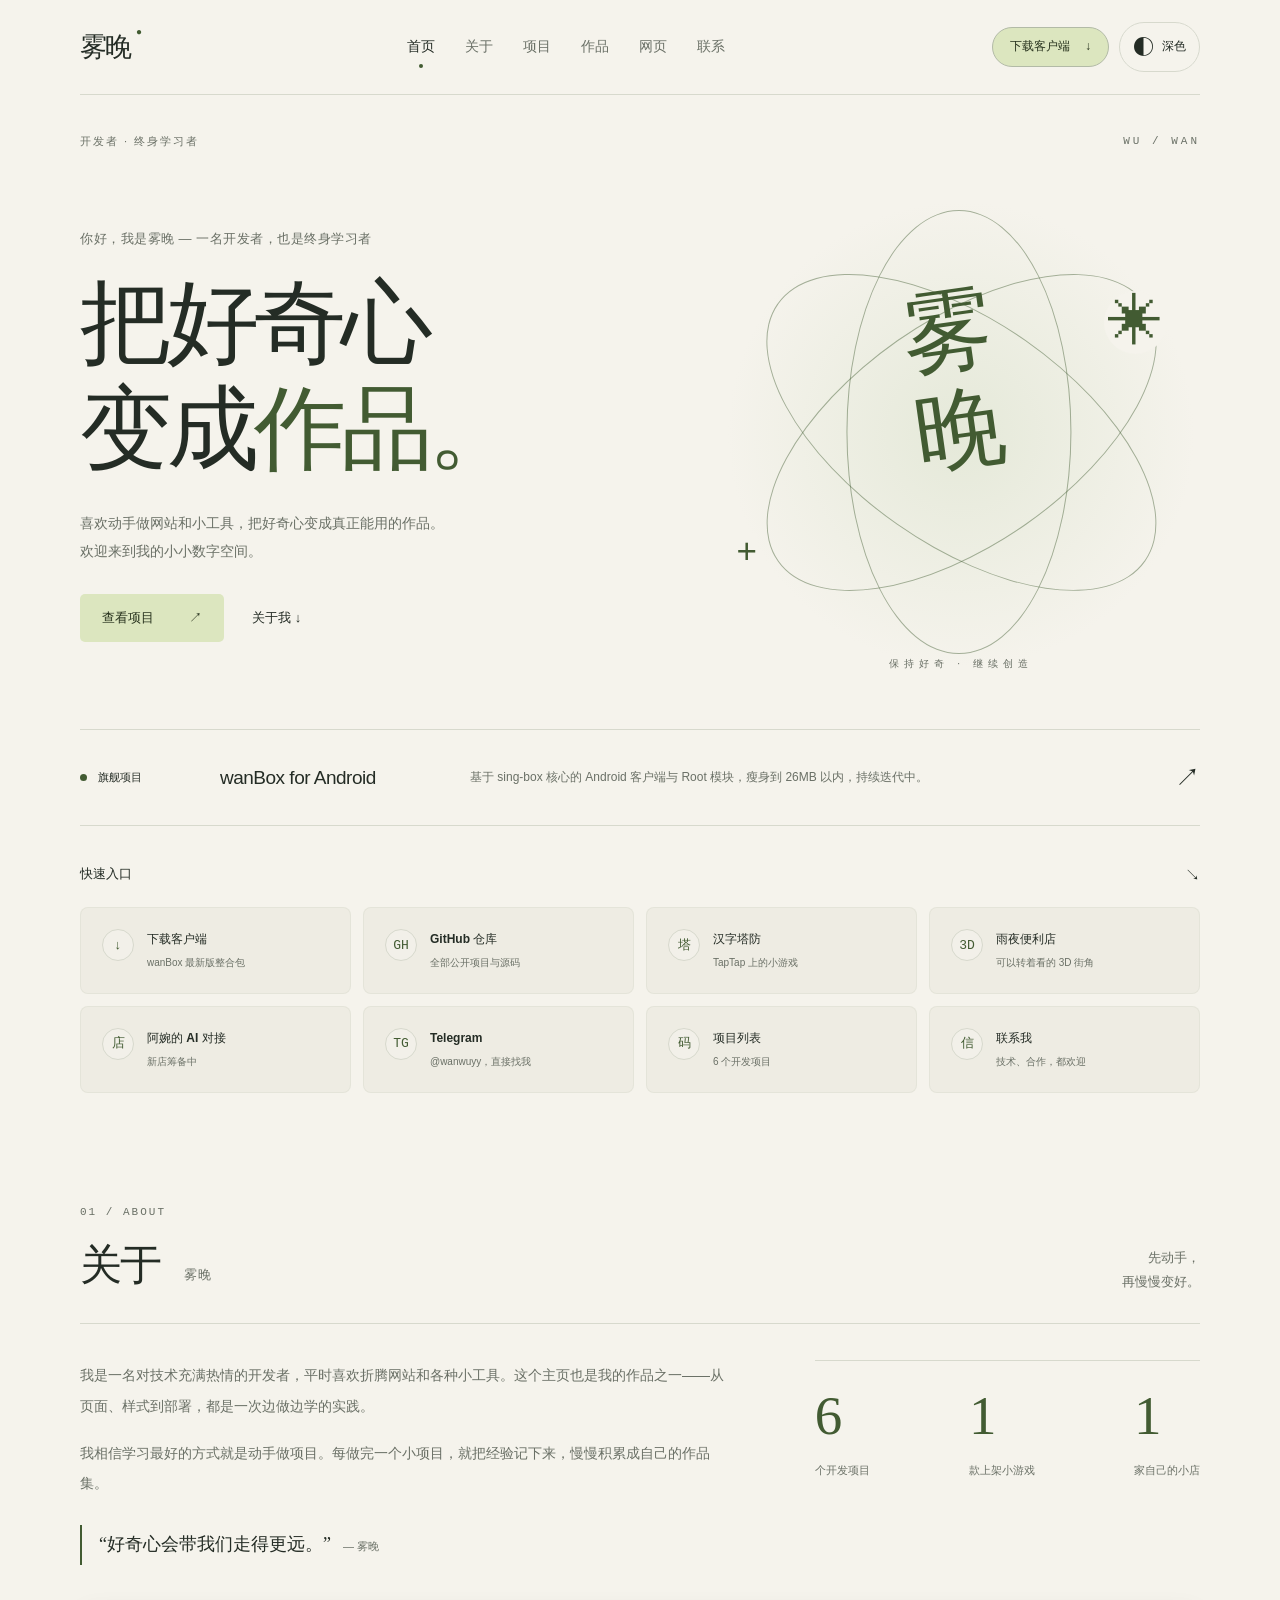
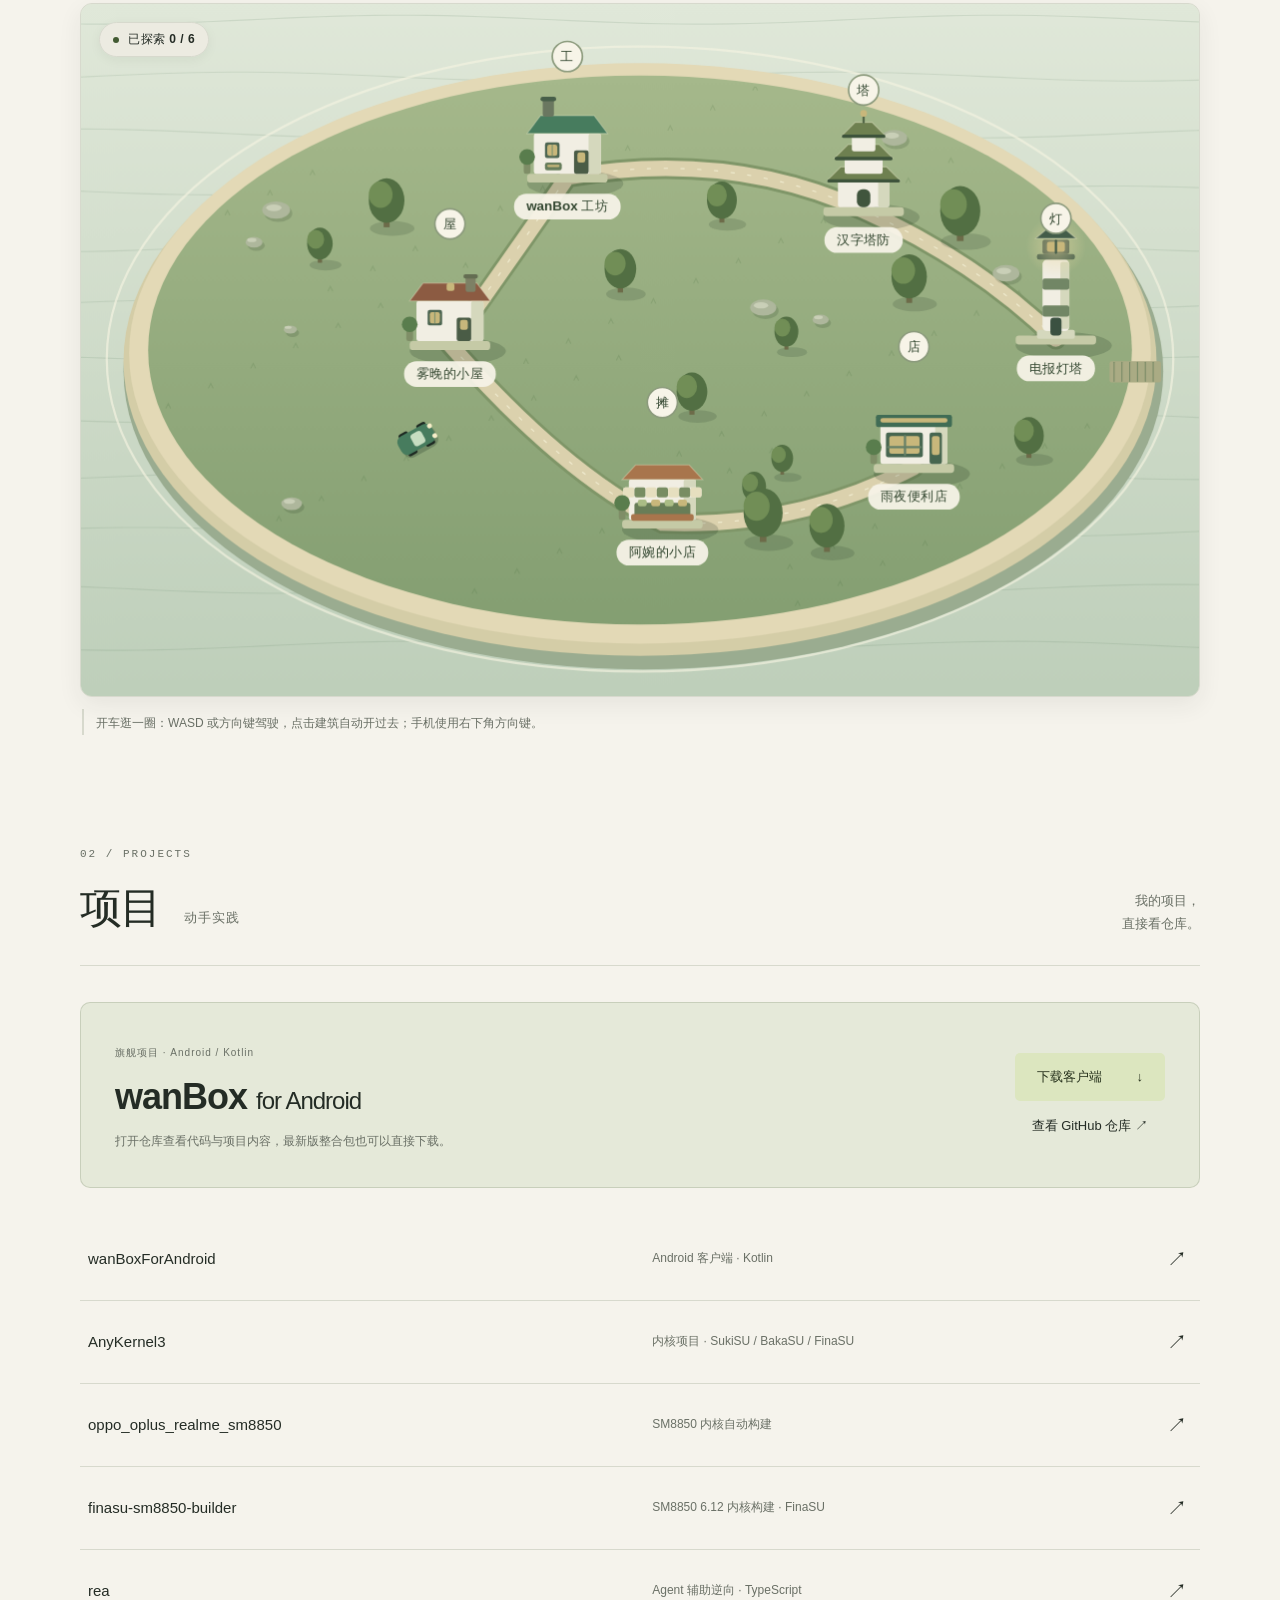
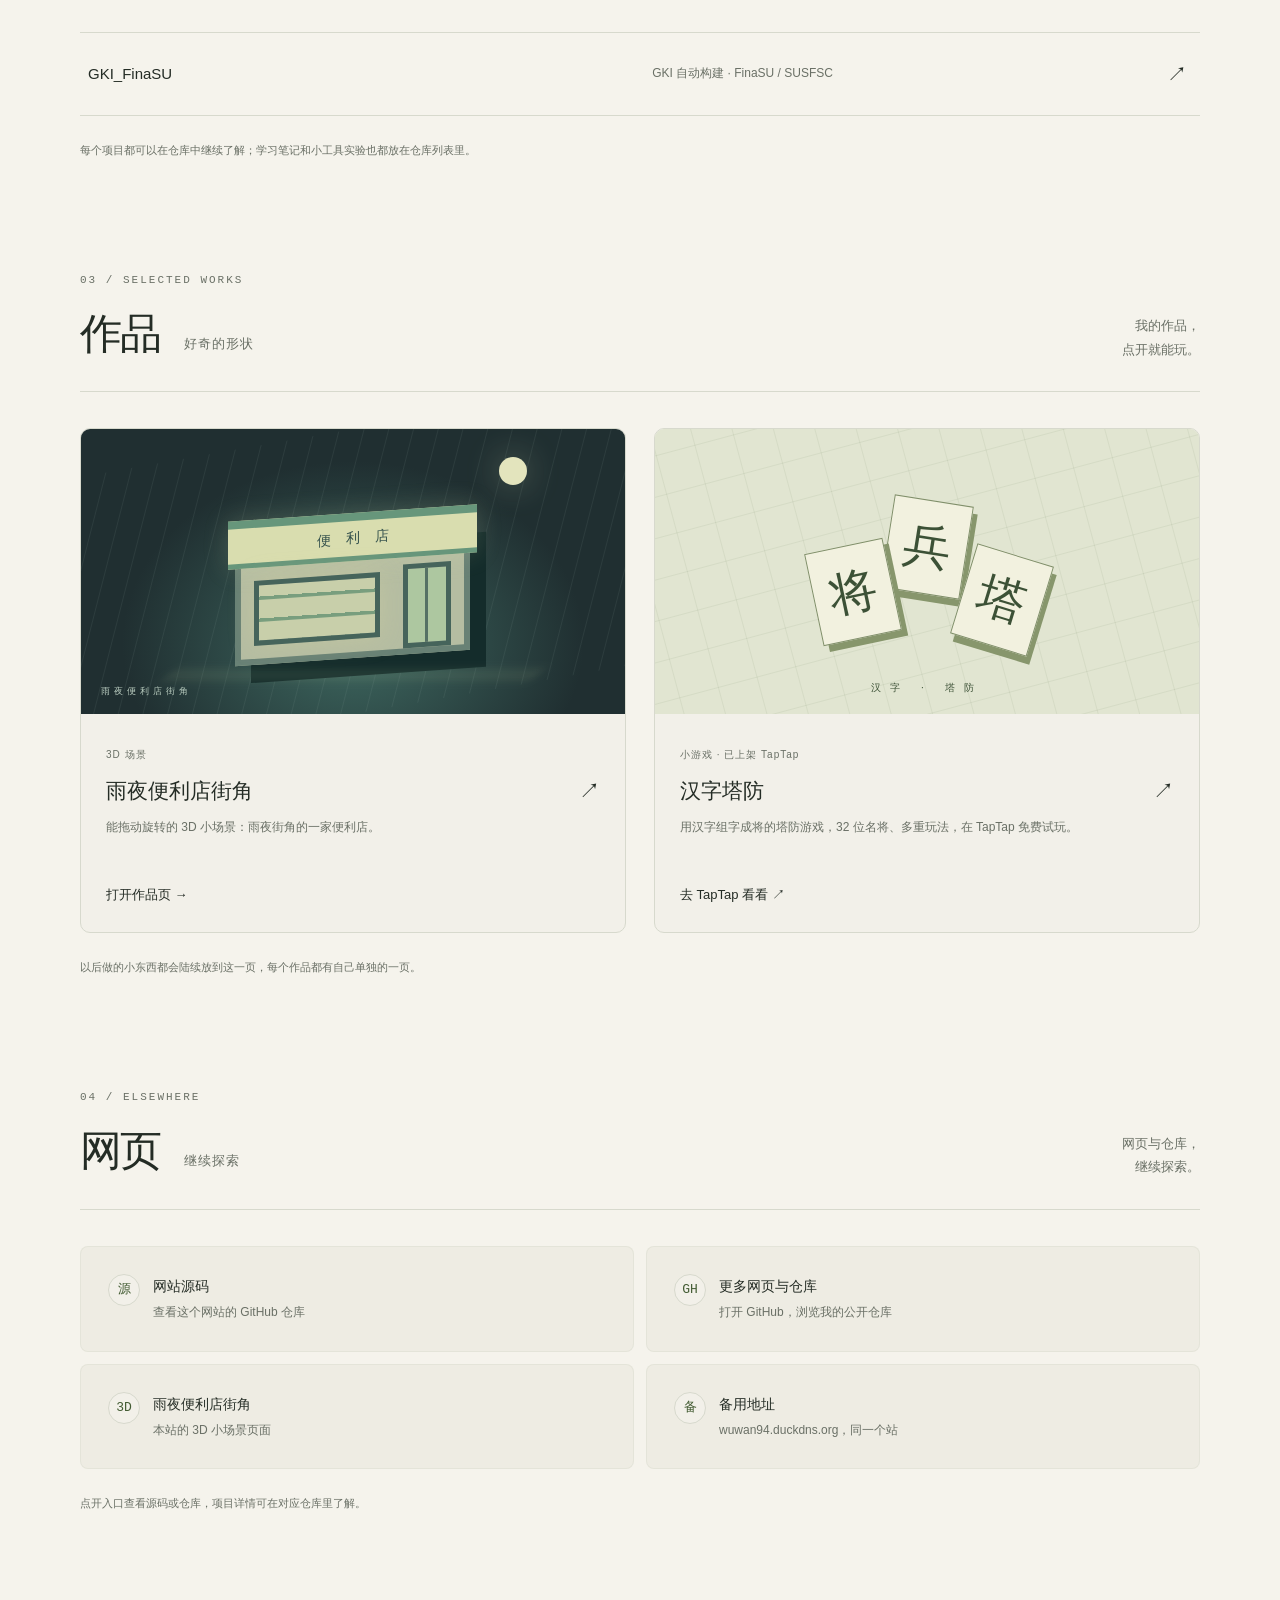
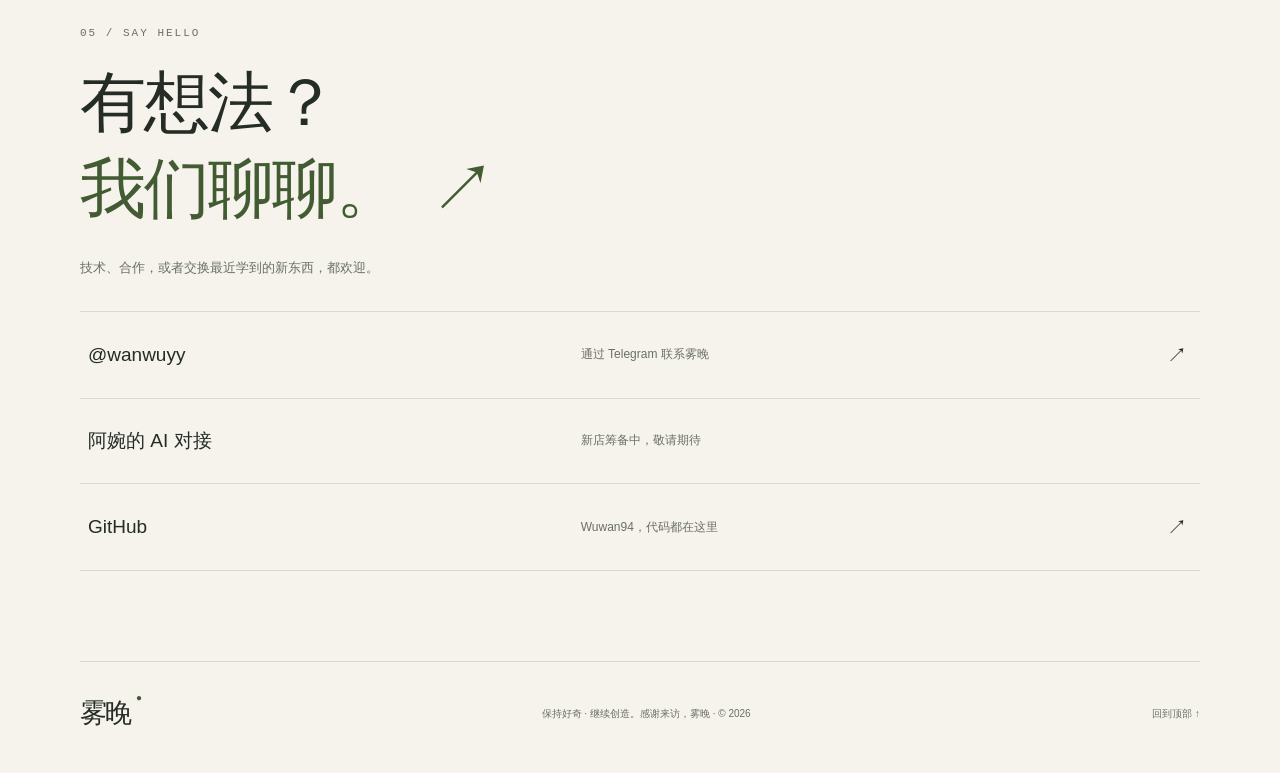
<file: index.html>
<!doctype html>
<html lang="zh-CN" data-theme="light">
<head>
  <meta charset="utf-8">
  <meta name="viewport" content="width=device-width, initial-scale=1">
  <meta name="color-scheme" content="light dark">
  <meta name="theme-color" content="#f5f3ec">
  <meta name="description" content="雾晚的个人主页：了解我、看我的项目与作品、浏览网页入口，并通过 Telegram 联系。">
  <title>雾晚 — 开发者 · 终身学习者</title>
  <link rel="canonical" href="https://wuwan94.duckdns.org/">
  <script>try{const t=localStorage.getItem('wuwan-theme');document.documentElement.dataset.theme=t==='dark'||t==='light'?t:matchMedia('(prefers-color-scheme: dark)').matches?'dark':'light';}catch(e){}</script>
  <link rel="stylesheet" href="assets/style.css">
  <script src="assets/main.js" defer></script>
  <script src="assets/island.js" defer></script>
</head>
<body>
<a class="skip-link" href="#main">跳到主要内容</a>
<header class="topbar">
  <a class="logo" href="#home" aria-label="雾晚，回到首页">雾晚<span aria-hidden="true">●</span></a>
  <nav aria-label="主导航"><a href="#home">首页</a><a href="#about">关于</a><a href="#projects">项目</a><a href="#works">作品</a><a href="#sites">网页</a><a href="#contact">联系</a></nav>
  <div class="top-actions">
    <a class="download-pill" data-latest-bundle href="https://github.com/Wuwan94/wanBoxForAndroid/releases/download/v3.0.19-preview.4/wanbox-root-module-with-manager-arm64-v8a.zip">下载客户端 <span aria-hidden="true">↓</span></a>
    <button class="theme-toggle" type="button" data-theme-toggle aria-label="切换深色主题"><span aria-hidden="true">◐</span><span class="theme-label">深色</span></button>
  </div>
</header>
<main id="main">
  <section id="home" class="home" aria-labelledby="home-title">
    <div class="hero-top"><span>开发者 · 终身学习者</span><span class="small-mark" aria-hidden="true">WU / WAN</span></div>
    <div class="hero-layout">
      <div class="hero-copy"><p class="eyebrow">你好，我是雾晚 — 一名开发者，也是终身学习者</p><h1 id="home-title">把好奇心<br>变成<span class="serif">作品</span><span class="title-dot">。</span></h1><p class="hero-sub">喜欢动手做网站和小工具，把好奇心变成真正能用的作品。<br>欢迎来到我的小小数字空间。</p><a class="button primary" href="#projects">查看项目 <span aria-hidden="true">↗</span></a><a class="text-link" href="#about">关于我 <span aria-hidden="true">↓</span></a></div>
      <div class="orbit-art" aria-hidden="true"><div class="orbit orbit-one"></div><div class="orbit orbit-two"></div><div class="orbit orbit-three"></div><div class="art-core">雾<br><span>晚</span></div><span class="orbit-spark spark-one">✳</span><span class="orbit-spark spark-two">+</span><span class="art-caption">保持好奇 · 继续创造</span></div>
    </div>
    <a class="feature-strip" href="#projects"><span class="feature-label"><i></i> 旗舰项目</span><strong>wanBox for Android</strong><span>基于 sing-box 核心的 Android 客户端与 Root 模块，瘦身到 26MB 以内，持续迭代中。</span><b aria-hidden="true">↗</b></a>
    <div class="quick-head"><h2>快速入口</h2><span aria-hidden="true">↘</span></div><div class="wall">
        <a class="tool rise" data-latest-bundle href="https://github.com/Wuwan94/wanBoxForAndroid/releases/download/v3.0.19-preview.4/wanbox-root-module-with-manager-arm64-v8a.zip"><span class="tool-ic" aria-hidden="true">↓</span><span class="tool-name">下载客户端</span><span class="tool-desc">wanBox 最新版整合包</span></a>
        <a class="tool rise" href="https://github.com/Wuwan94" rel="noopener noreferrer"><span class="tool-ic" aria-hidden="true">GH</span><span class="tool-name">GitHub 仓库</span><span class="tool-desc">全部公开项目与源码</span></a>
        <a class="tool rise" href="https://www.taptap.cn/app/1019120" rel="noopener noreferrer"><span class="tool-ic" aria-hidden="true">塔</span><span class="tool-name">汉字塔防</span><span class="tool-desc">TapTap 上的小游戏</span></a>
        <a class="tool rise" href="/konbini/"><span class="tool-ic" aria-hidden="true">3D</span><span class="tool-name">雨夜便利店</span><span class="tool-desc">可以转着看的 3D 街角</span></a>
        <span class="tool rise"><span class="tool-ic" aria-hidden="true">店</span><span class="tool-name">阿婉的 AI 对接</span><span class="tool-desc">新店筹备中</span></span>
        <a class="tool rise" href="https://t.me/wanwuyy?direct" rel="noopener noreferrer"><span class="tool-ic" aria-hidden="true">TG</span><span class="tool-name">Telegram</span><span class="tool-desc">@wanwuyy，直接找我</span></a>
        <a class="tool rise" href="#projects"><span class="tool-ic" aria-hidden="true">码</span><span class="tool-name">项目列表</span><span class="tool-desc">6 个开发项目</span></a>
        <a class="tool rise" href="#contact"><span class="tool-ic" aria-hidden="true">信</span><span class="tool-name">联系我</span><span class="tool-desc">技术、合作，都欢迎</span></a>
      </div>
  </section>
  <section id="about" class="section" aria-labelledby="about-title">
    <div class="section-head"><div><p class="eyebrow">01 / ABOUT</p><h2 id="about-title">关于<span>雾晚</span></h2></div><p>先动手，<br>再慢慢变好。</p></div>
    <div class="about-layout"><div class="prose">
        <p>我是一名对技术充满热情的开发者，平时喜欢折腾网站和各种小工具。这个主页也是我的作品之一——从页面、样式到部署，都是一次边做边学的实践。</p>
        <p>我相信学习最好的方式就是动手做项目。每做完一个小项目，就把经验记下来，慢慢积累成自己的作品集。</p>
        <blockquote>“好奇心会带我们走得更远。”<cite>— 雾晚</cite></blockquote>
      </div><div class="fact-row">
        <div class="fact"><span class="fact-num">6</span><span class="fact-label">个开发项目</span></div>
        <div class="fact"><span class="fact-num">1</span><span class="fact-label">款上架小游戏</span></div>
        <div class="fact"><span class="fact-num">1</span><span class="fact-label">家自己的小店</span></div>
      </div></div>
    <section class="island-wrap" aria-label="可以开车逛的小岛">
      <div class="island-stage" id="islandStage">
        <canvas id="islandCanvas"></canvas>
        <div class="island-hud"><span id="islandCount">已探索 0 / 6</span></div>
        <div class="island-card" id="islandCard" hidden>
          <button class="island-card-close" id="islandCardClose" type="button" aria-label="关掉这张卡">×</button>
          <h3 id="islandCardTitle"></h3><p id="islandCardCopy"></p>
          <a class="island-card-link" id="islandCardLink" href="#about"></a>
        </div>
        <div class="island-pad" aria-label="触摸方向键">
          <button type="button" data-k="left" aria-label="向左">◀</button><button type="button" data-k="up" aria-label="向上">▲</button>
          <button type="button" data-k="down" aria-label="向下">▼</button><button type="button" data-k="right" aria-label="向右">▶</button>
        </div>
      </div>
      <p class="island-hint">开车逛一圈：WASD 或方向键驾驶，点击建筑自动开过去；手机使用右下角方向键。</p>
    </section>
  </section>
  <section id="projects" class="section" aria-labelledby="projects-title">
    <div class="section-head"><div><p class="eyebrow">02 / PROJECTS</p><h2 id="projects-title">项目<span>动手实践</span></h2></div><p>我的项目，<br>直接看仓库。</p></div>
    <div class="project-feature"><div><span class="tag">旗舰项目 · Android / Kotlin</span><h3>wanBox <span>for Android</span></h3><p>打开仓库查看代码与项目内容，最新版整合包也可以直接下载。</p></div><div class="project-actions"><a class="button primary" data-latest-bundle href="https://github.com/Wuwan94/wanBoxForAndroid/releases/download/v3.0.19-preview.4/wanbox-root-module-with-manager-arm64-v8a.zip">下载客户端 <span aria-hidden="true">↓</span></a><a class="text-link" href="https://github.com/Wuwan94/wanBoxForAndroid" rel="noopener noreferrer">查看 GitHub 仓库 ↗</a></div></div>
    <ul class="repo-list">
        <li><a href="https://github.com/Wuwan94/wanBoxForAndroid" rel="noopener noreferrer"><span class="repo-name">wanBoxForAndroid</span><span class="repo-desc">Android 客户端 · Kotlin</span><span class="repo-arrow" aria-hidden="true">↗</span></a></li>
        <li><a href="https://github.com/Wuwan94/AnyKernel3" rel="noopener noreferrer"><span class="repo-name">AnyKernel3</span><span class="repo-desc">内核项目 · SukiSU / BakaSU / FinaSU</span><span class="repo-arrow" aria-hidden="true">↗</span></a></li>
        <li><a href="https://github.com/Wuwan94/oppo_oplus_realme_sm8850" rel="noopener noreferrer"><span class="repo-name">oppo_oplus_realme_sm8850</span><span class="repo-desc">SM8850 内核自动构建</span><span class="repo-arrow" aria-hidden="true">↗</span></a></li>
        <li><a href="https://github.com/Wuwan94/finasu-sm8850-builder" rel="noopener noreferrer"><span class="repo-name">finasu-sm8850-builder</span><span class="repo-desc">SM8850 6.12 内核构建 · FinaSU</span><span class="repo-arrow" aria-hidden="true">↗</span></a></li>
        <li><a href="https://github.com/Wuwan94/rea" rel="noopener noreferrer"><span class="repo-name">rea</span><span class="repo-desc">Agent 辅助逆向 · TypeScript</span><span class="repo-arrow" aria-hidden="true">↗</span></a></li>
        <li><a href="https://github.com/Wuwan94/GKI_FinaSU" rel="noopener noreferrer"><span class="repo-name">GKI_FinaSU</span><span class="repo-desc">GKI 自动构建 · FinaSU / SUSFSC</span><span class="repo-arrow" aria-hidden="true">↗</span></a></li>
      </ul><p class="note-line">每个项目都可以在仓库中继续了解；学习笔记和小工具实验也都放在仓库列表里。</p>
  </section>
  <section id="works" class="section" aria-labelledby="works-title">
    <div class="section-head"><div><p class="eyebrow">03 / SELECTED WORKS</p><h2 id="works-title">作品<span>好奇的形状</span></h2></div><p>我的作品，<br>点开就能玩。</p></div>
    <div class="works-grid">
      <a class="work-card" href="/konbini/"><div class="work-art konbini-art" aria-hidden="true"><div class="rain"></div><span class="moon"></span><div class="shop-scene"><div class="shop-sign">便利店</div><div class="shop-window"></div><div class="shop-door"></div></div><span class="pavement"></span><span class="scene-label">雨夜便利店街角</span></div><div class="work-body"><span class="tag">3D 场景</span><h3>雨夜便利店街角 <span aria-hidden="true">↗</span></h3><p>能拖动旋转的 3D 小场景：雨夜街角的一家便利店。</p><span class="text-link">打开作品页 →</span></div></a>
      <a class="work-card" href="https://www.taptap.cn/app/1019120" rel="noopener noreferrer"><div class="work-art tower-art" aria-hidden="true"><div class="game-grid"></div><span class="han han-one">将</span><span class="han han-two">兵</span><span class="han han-three">塔</span><span class="game-caption">汉字 · 塔防</span></div><div class="work-body"><span class="tag">小游戏 · 已上架 TapTap</span><h3>汉字塔防 <span aria-hidden="true">↗</span></h3><p>用汉字组字成将的塔防游戏，32 位名将、多重玩法，在 TapTap 免费试玩。</p><span class="text-link">去 TapTap 看看 ↗</span></div></a>
    </div><p class="note-line">以后做的小东西都会陆续放到这一页，每个作品都有自己单独的一页。</p>
  </section>
  <section id="sites" class="section" aria-labelledby="sites-title">
    <div class="section-head"><div><p class="eyebrow">04 / ELSEWHERE</p><h2 id="sites-title">网页<span>继续探索</span></h2></div><p>网页与仓库，<br>继续探索。</p></div><div class="wall wall-2">
        <a class="tool" href="https://github.com/Wuwan94/wuwan94.github.io" rel="noopener noreferrer"><span class="tool-ic" aria-hidden="true">源</span><span class="tool-name">网站源码</span><span class="tool-desc">查看这个网站的 GitHub 仓库</span></a>
        <a class="tool" href="https://github.com/Wuwan94" rel="noopener noreferrer"><span class="tool-ic" aria-hidden="true">GH</span><span class="tool-name">更多网页与仓库</span><span class="tool-desc">打开 GitHub，浏览我的公开仓库</span></a>
        <a class="tool" href="/konbini/"><span class="tool-ic" aria-hidden="true">3D</span><span class="tool-name">雨夜便利店街角</span><span class="tool-desc">本站的 3D 小场景页面</span></a>
        <a class="tool" href="https://wuwan94.duckdns.org/"><span class="tool-ic" aria-hidden="true">备</span><span class="tool-name">备用地址</span><span class="tool-desc">wuwan94.duckdns.org，同一个站</span></a>
      </div><p class="note-line">点开入口查看源码或仓库，项目详情可在对应仓库里了解。</p>
  </section>
  <section id="contact" class="section contact-section" aria-labelledby="contact-title">
    <div class="section-head"><div><p class="eyebrow">05 / SAY HELLO</p><h2 id="contact-title">有想法？<br><span class="contact-title-line">我们聊聊。<span aria-hidden="true">↗</span></span></h2></div></div><p class="prose-lead">技术、合作，或者交换最近学到的新东西，都欢迎。</p><div class="contact-list">
        <a class="contact-row" href="https://t.me/wanwuyy?direct" rel="noopener noreferrer">
          <span class="contact-name">@wanwuyy</span>
          <span class="contact-desc">通过 Telegram 联系雾晚</span>
          <span class="repo-arrow" aria-hidden="true">↗</span>
        </a>
        <span class="contact-row">
          <span class="contact-name">阿婉的 AI 对接</span>
          <span class="contact-desc">新店筹备中，敬请期待</span>
        </span>
        <a class="contact-row" href="https://github.com/Wuwan94" rel="noopener noreferrer">
          <span class="contact-name">GitHub</span>
          <span class="contact-desc">Wuwan94，代码都在这里</span>
          <span class="repo-arrow" aria-hidden="true">↗</span>
        </a>
      </div>
  </section>
</main>
<footer><a class="logo" href="#home">雾晚<span aria-hidden="true">●</span></a><p>保持好奇 · 继续创造。感谢来访，雾晚 · © 2026</p><a href="#home">回到顶部 ↑</a></footer>
<div id="geoGate" class="geo-gate" role="alertdialog" aria-modal="true" aria-labelledby="geo-title" aria-describedby="geo-copy" hidden><div class="gate-box"><span class="gate-symbol" aria-hidden="true">◎</span><p class="eyebrow">访问受限</p><h2 id="geo-title">此 IP 已被拉黑。</h2><p id="geo-copy">本站仅向中国地区 IP 开放。<br>当前 IP：<span id="geoIp">未知</span></p></div></div>
</body></html>
</file>
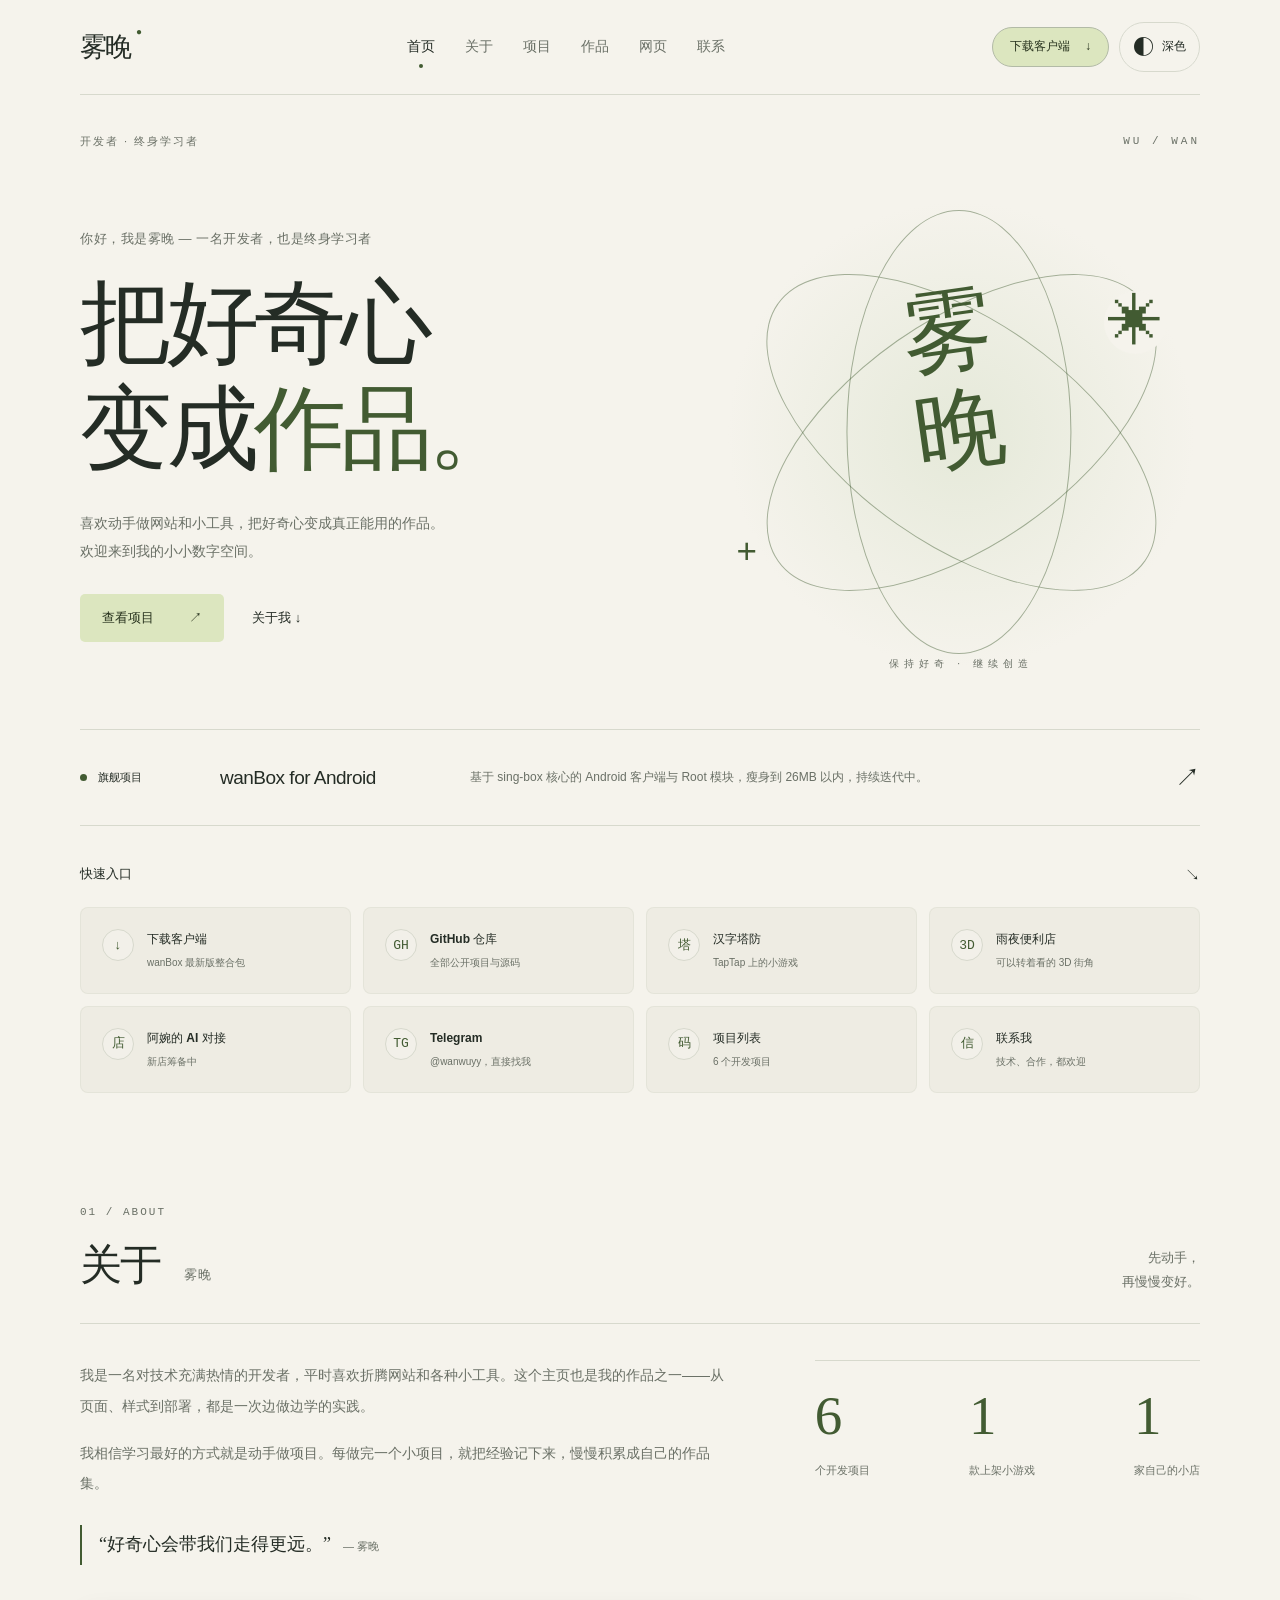
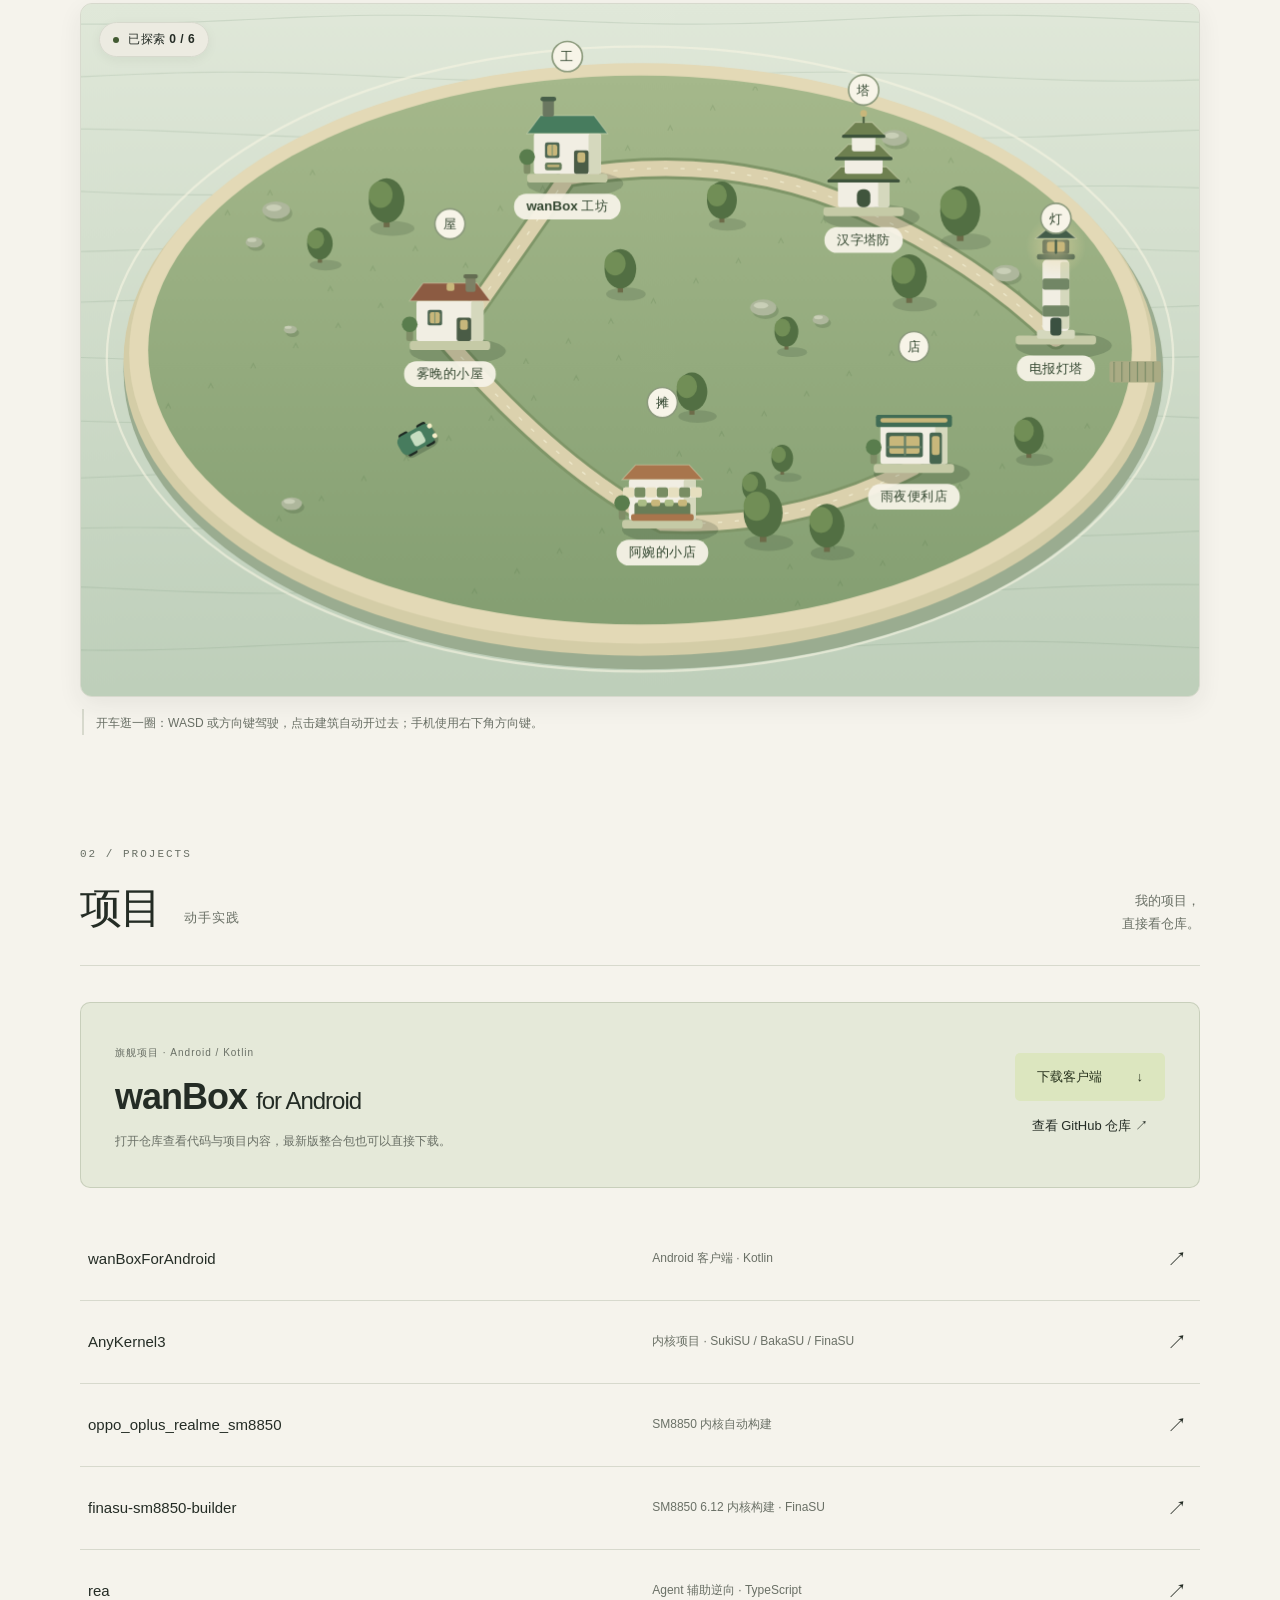
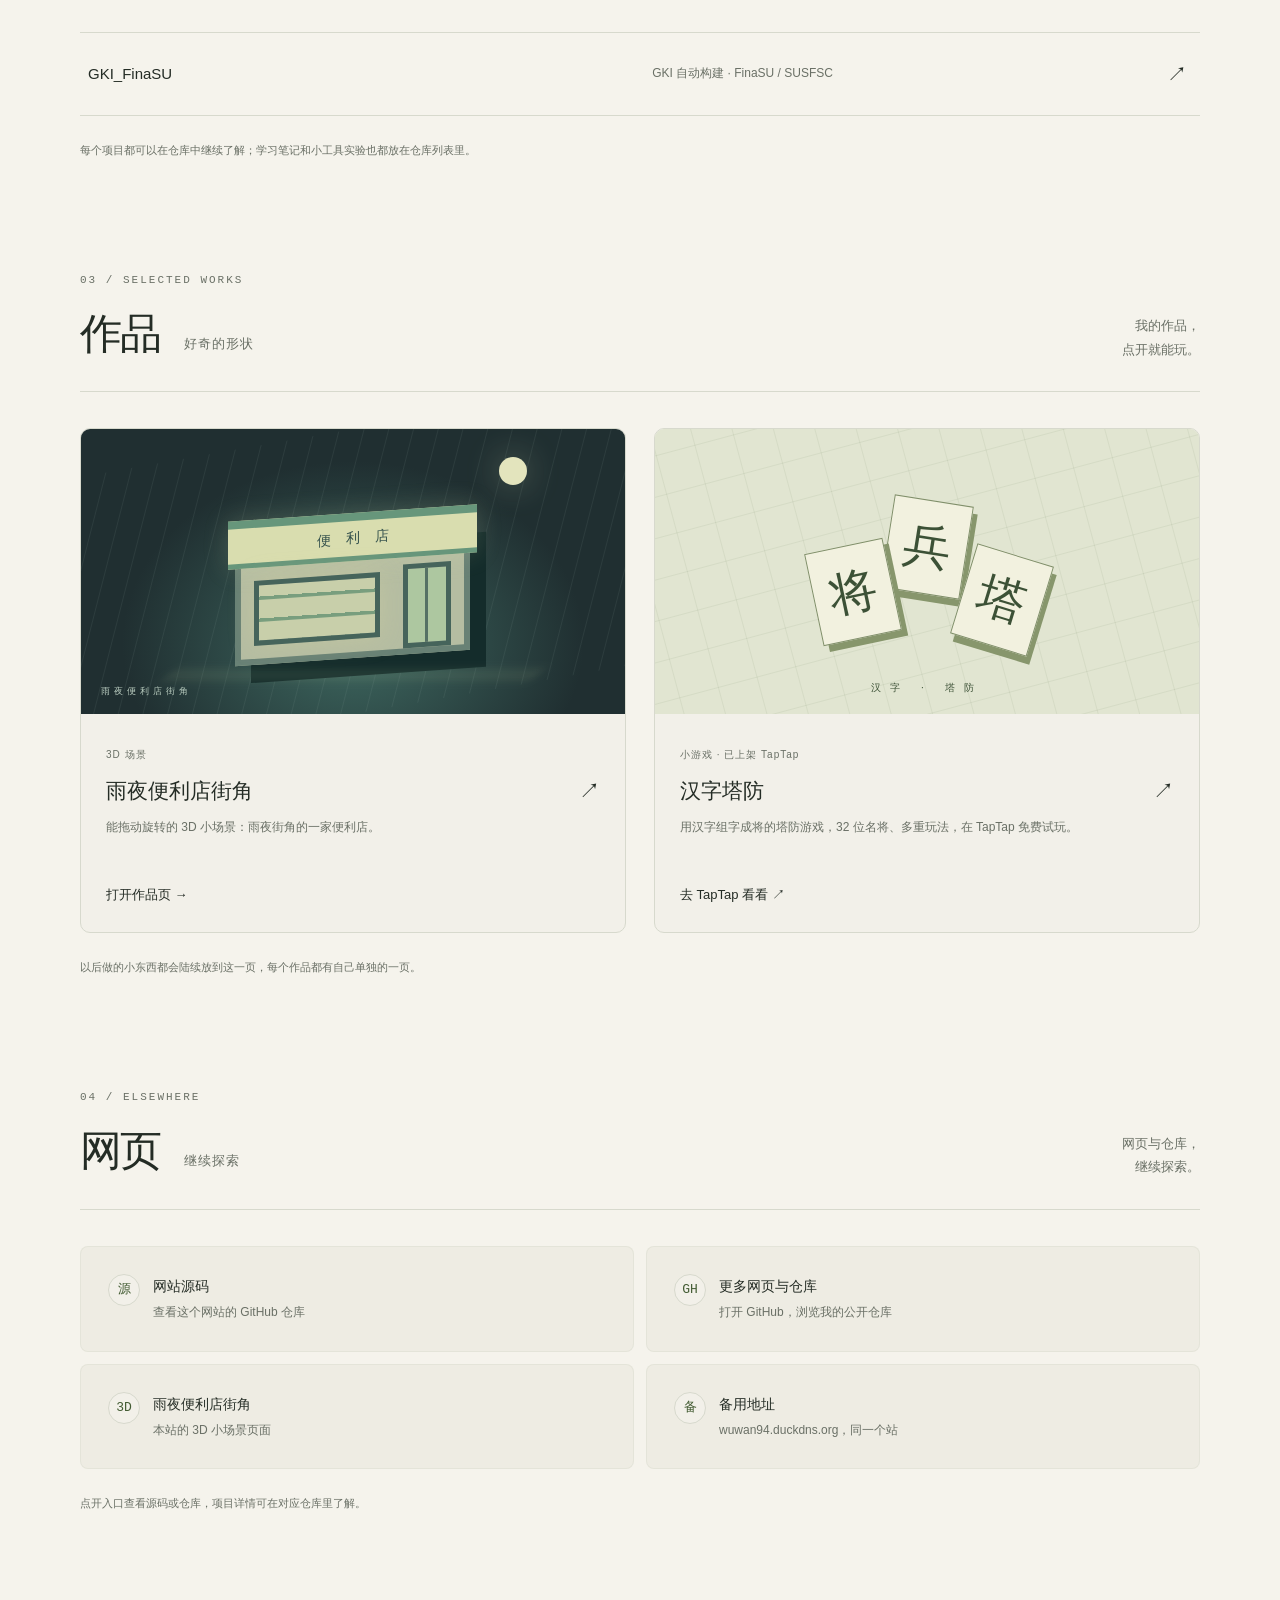
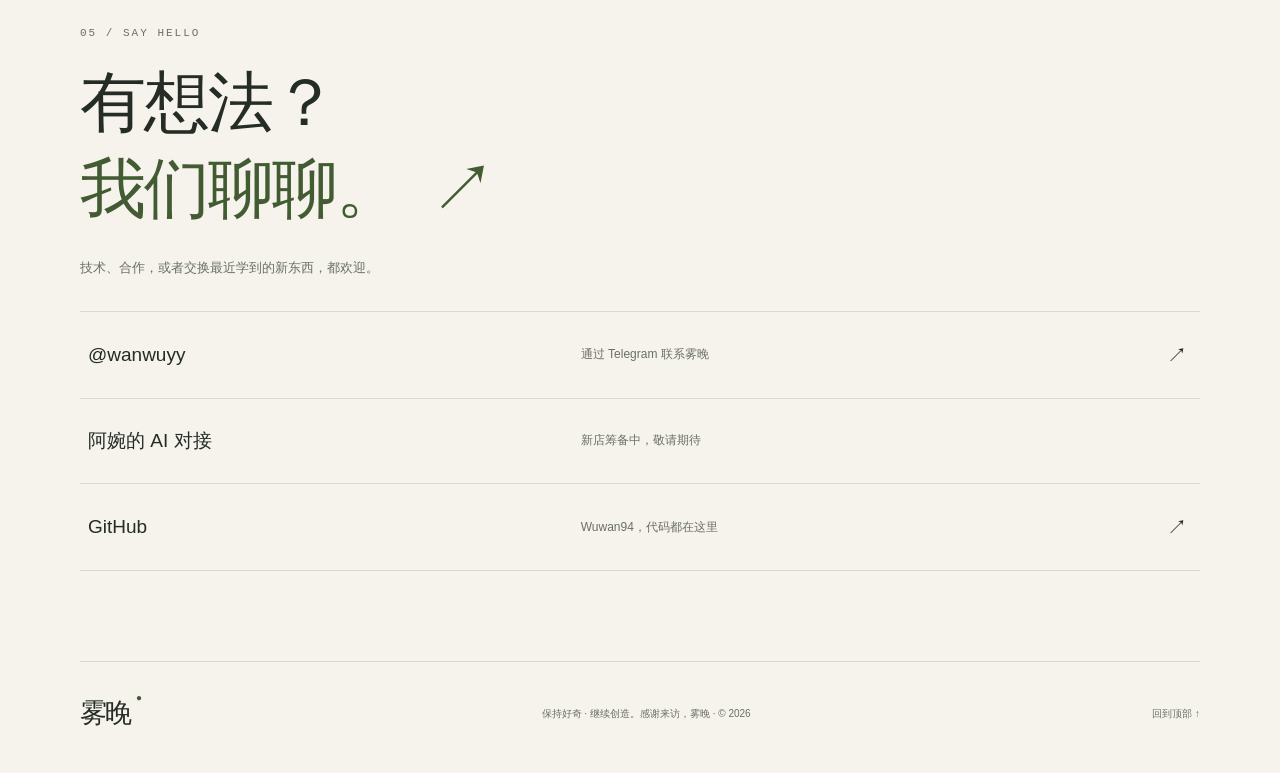
<file: about.html>
<!doctype html>
<html lang="zh-CN"><head><meta charset="utf-8"><meta name="viewport" content="width=device-width,initial-scale=1"><meta http-equiv="refresh" content="0;url=./index.html#about"><title>关于我 — 雾晚</title><script>location.replace('./index.html#about');</script></head><body><p>正在打开关于页面…… <a href="./index.html#about">继续</a></p></body></html>
</file>
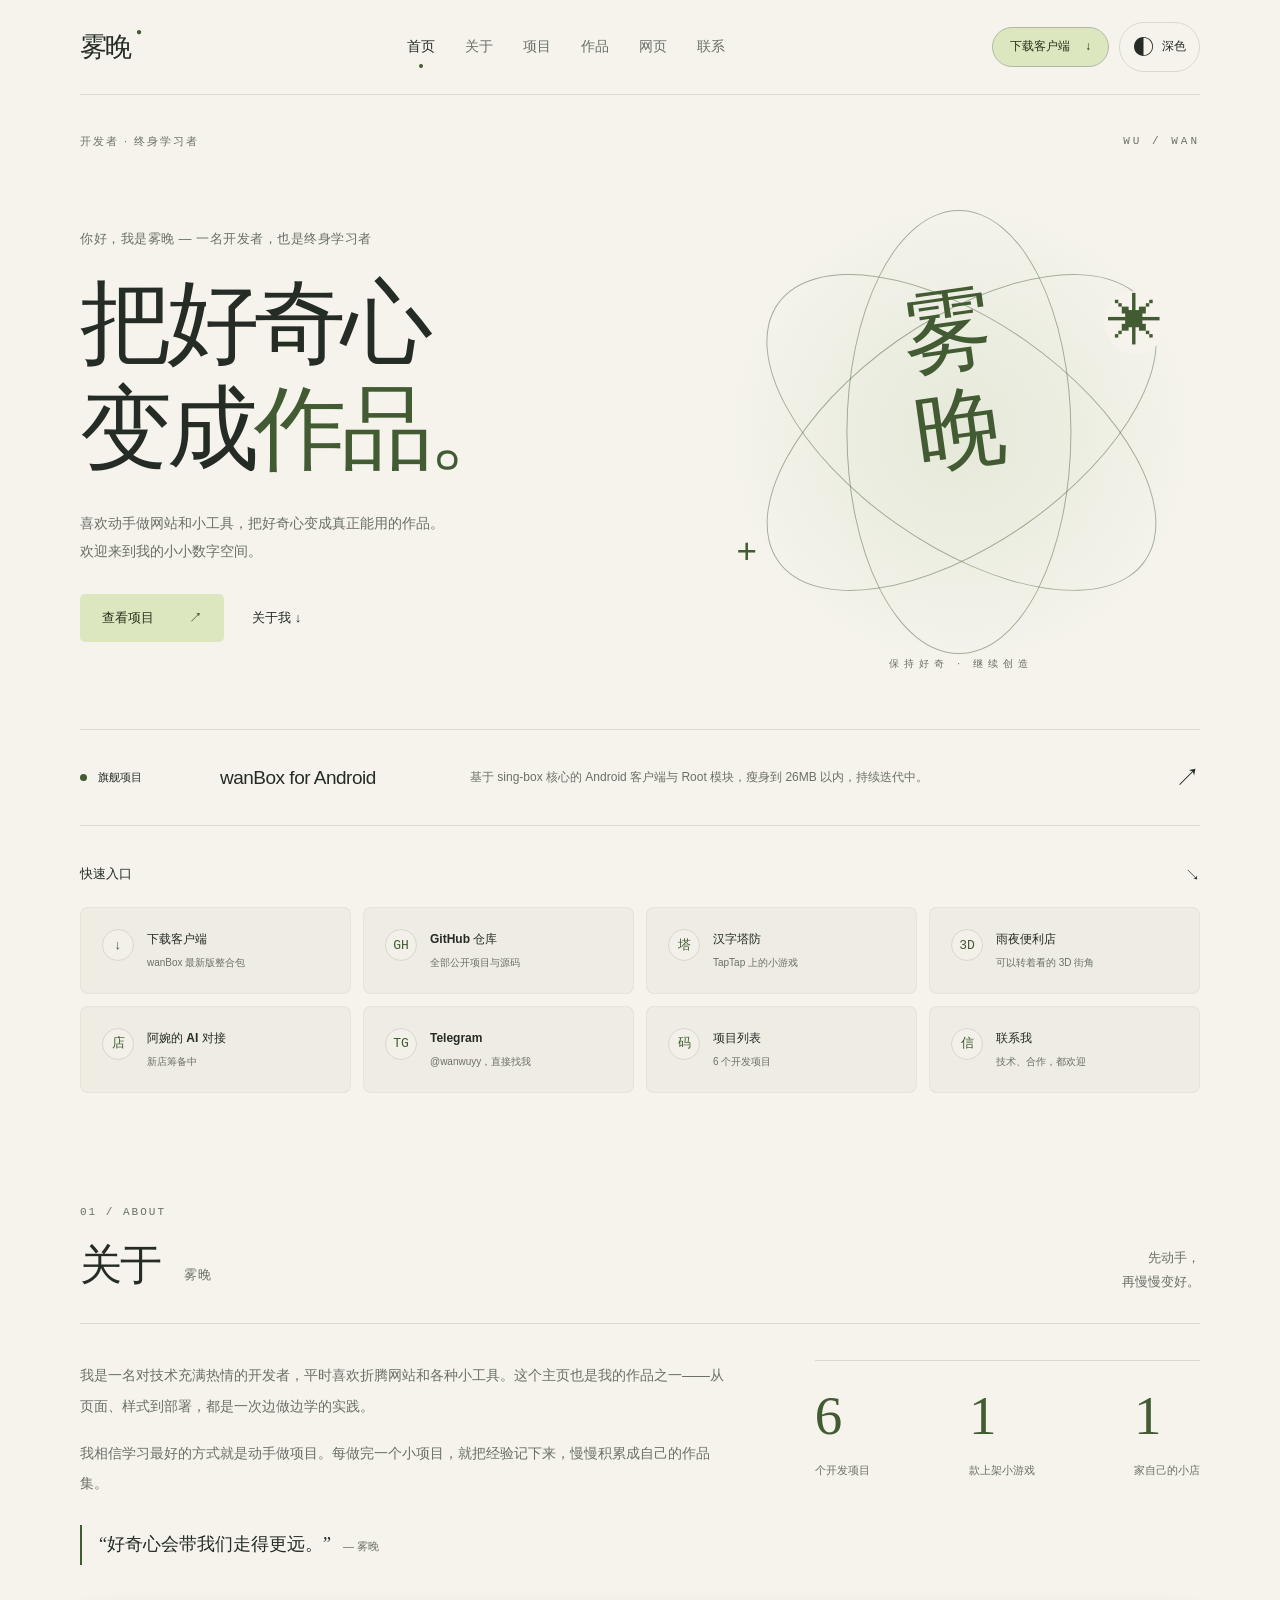
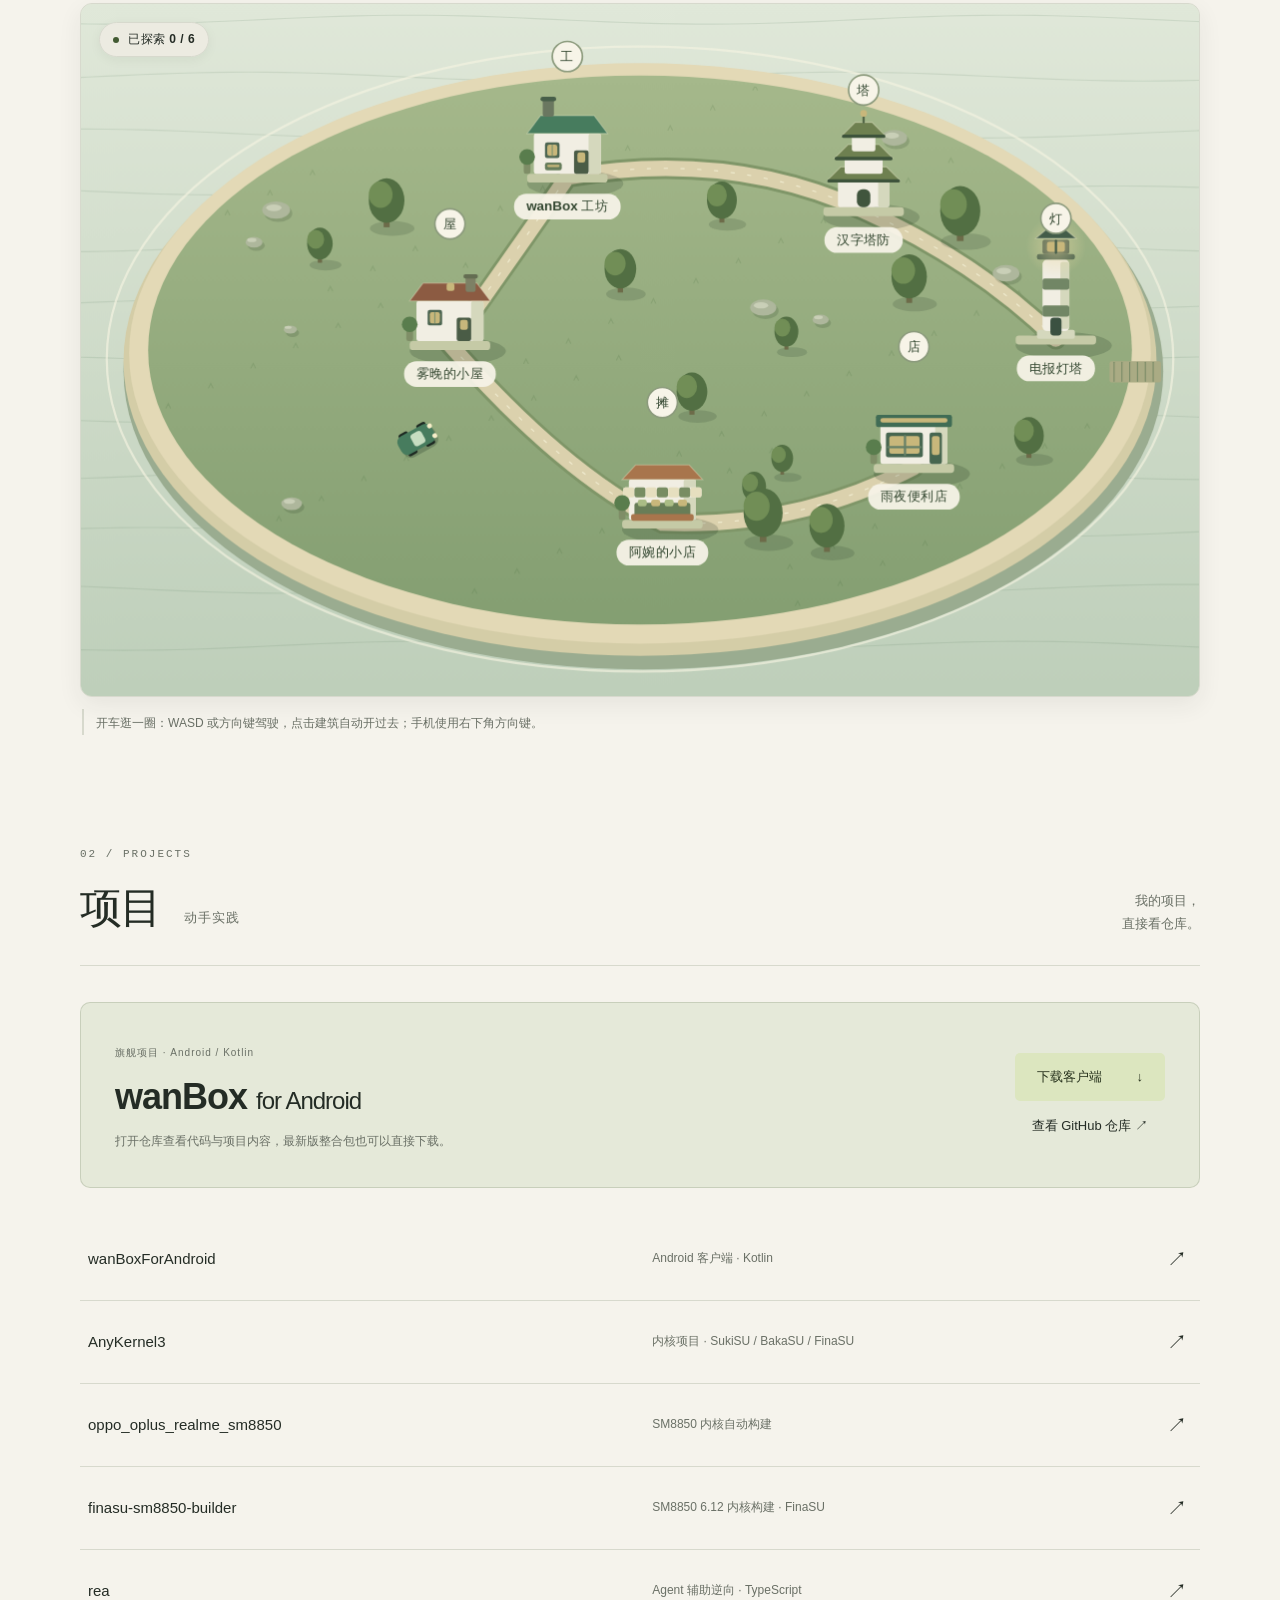
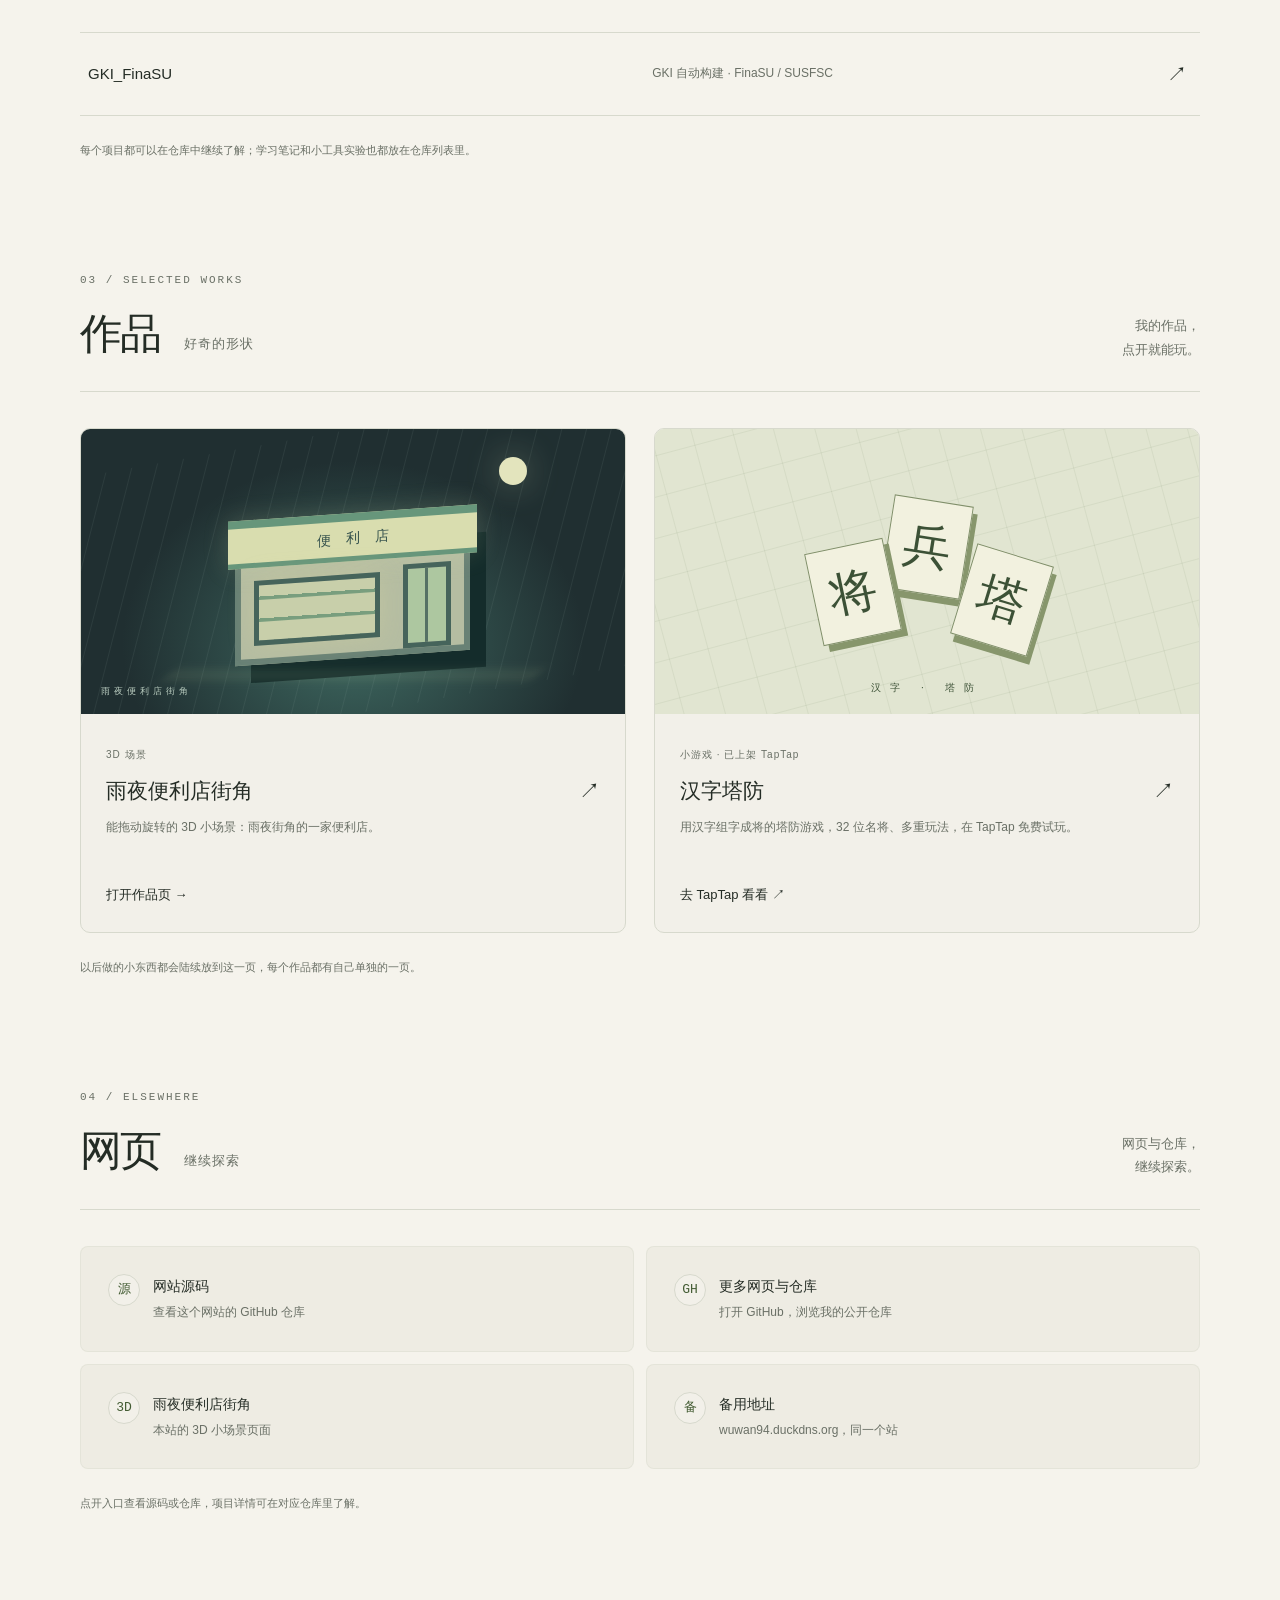
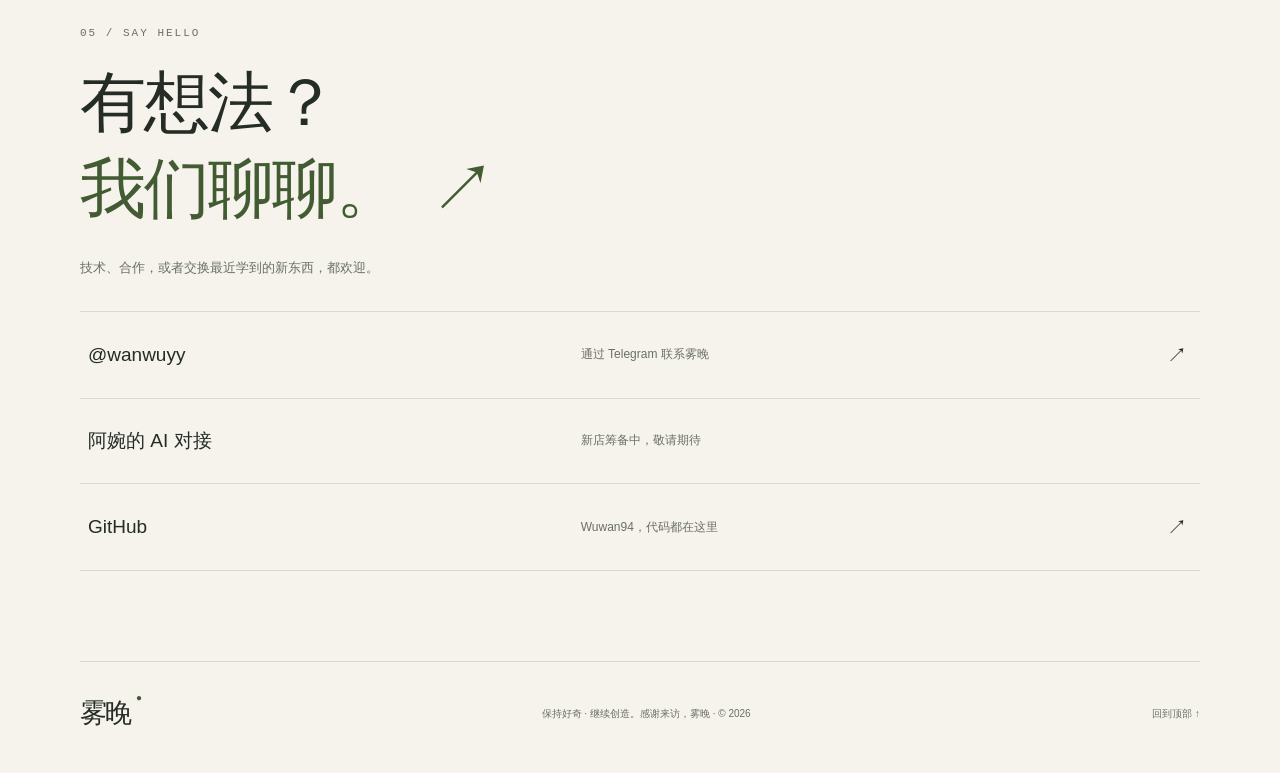
<file: contact.html>
<!doctype html>
<html lang="zh-CN"><head><meta charset="utf-8"><meta name="viewport" content="width=device-width,initial-scale=1"><meta http-equiv="refresh" content="0;url=./index.html#contact"><title>联系 — 雾晚</title><script>location.replace('./index.html#contact');</script></head><body><p>正在打开联系页面…… <a href="./index.html#contact">继续</a></p></body></html>
</file>
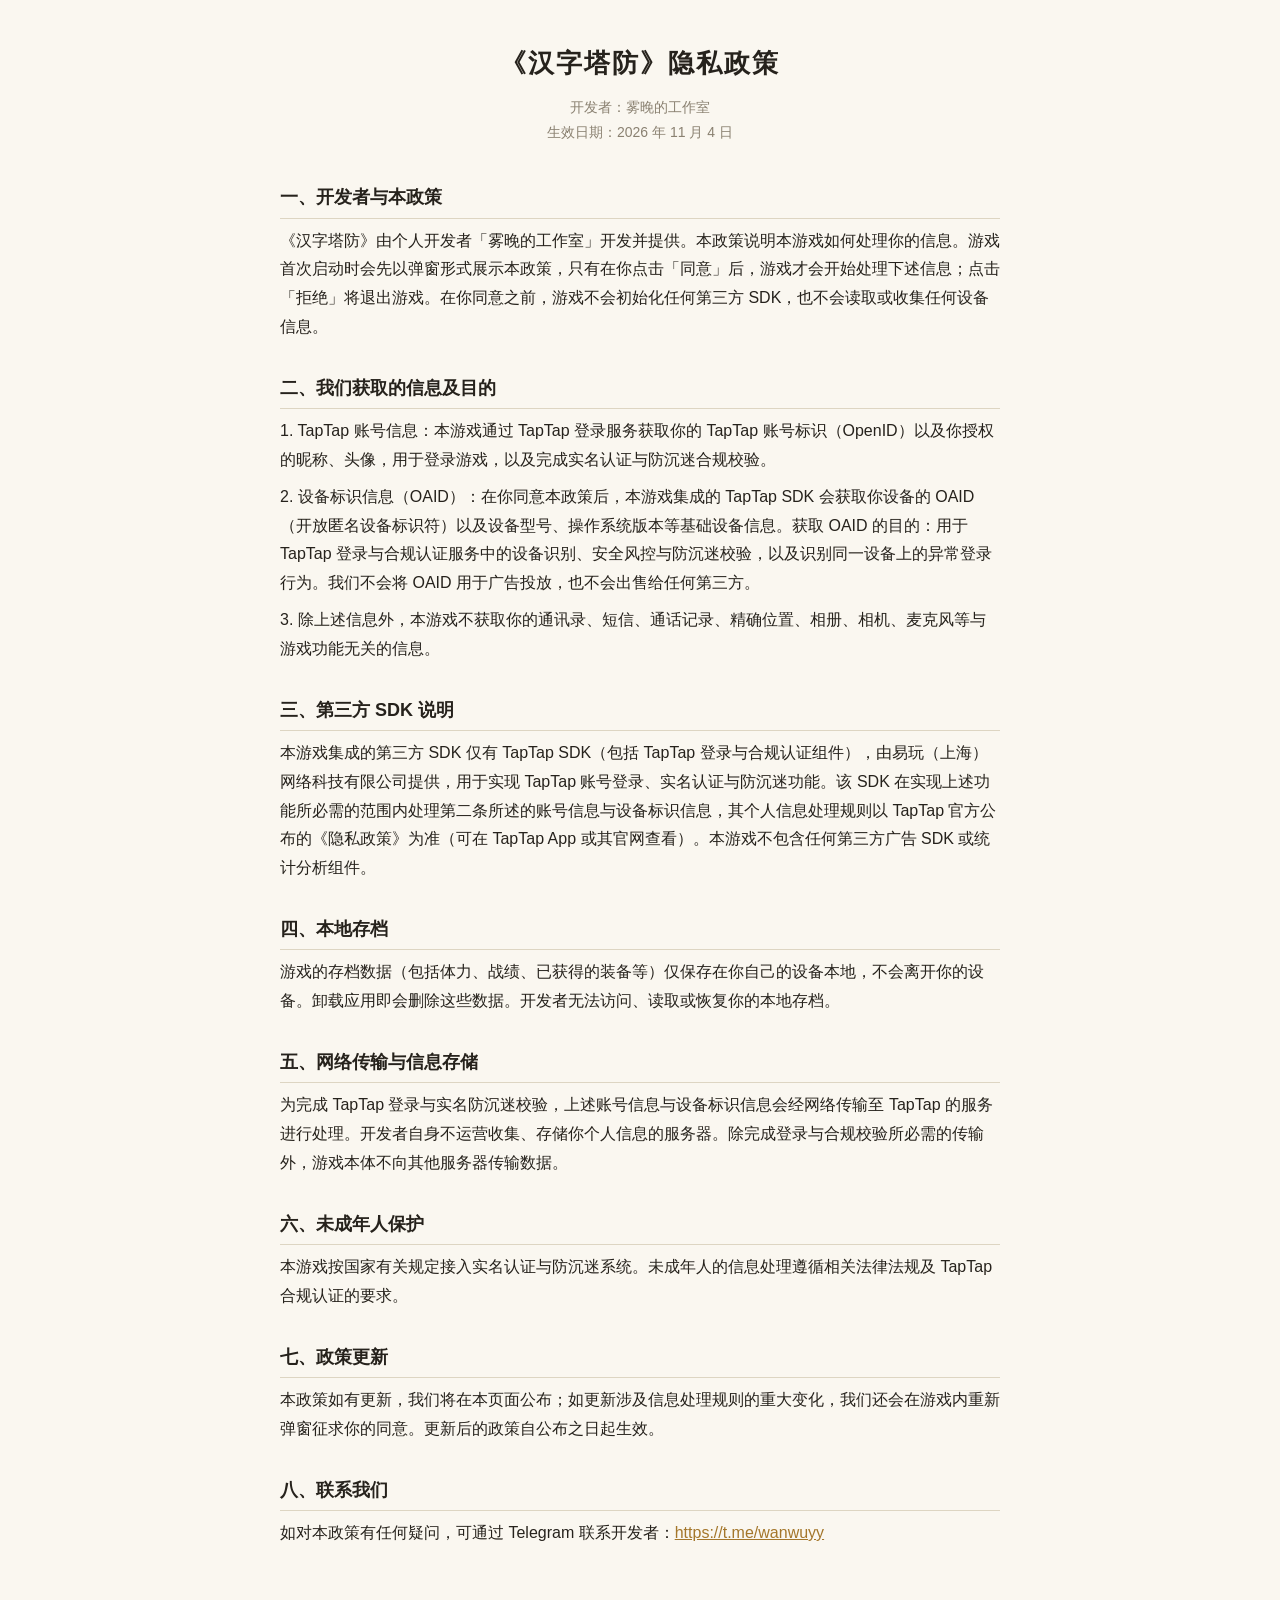
<file: hanzitd-privacy.html>
<!DOCTYPE html>
<html lang="zh-CN">
<head>
<meta charset="UTF-8">
<meta name="viewport" content="width=device-width, initial-scale=1.0">
<title>《汉字塔防》隐私政策</title>
<style>
  :root { color-scheme: light dark; }
  body {
    margin: 0; padding: 40px 20px 64px;
    font-family: -apple-system, "PingFang SC", "Microsoft YaHei", "Noto Sans CJK SC", sans-serif;
    line-height: 1.8; font-size: 16px;
    background: #faf7f0; color: #26221c;
  }
  @media (prefers-color-scheme: dark) {
    body { background: #17150f; color: #e8e2d4; }
    h2 { border-color: #3a352a !important; }
    .meta { color: #a89f8a !important; }
  }
  main { max-width: 720px; margin: 0 auto; }
  h1 { font-size: 26px; text-align: center; margin: 0 0 8px; letter-spacing: 2px; }
  .meta { text-align: center; color: #8a8171; font-size: 14px; margin-bottom: 36px; }
  h2 { font-size: 18px; margin: 30px 0 8px; padding-bottom: 4px; border-bottom: 1px solid #ddd5c2; }
  p { margin: 8px 0; }
  a { color: #a4762a; }
</style>
</head>
<body>
<main>
  <h1>《汉字塔防》隐私政策</h1>
  <p class="meta">开发者：雾晚的工作室<br>生效日期：2026 年 11 月 4 日</p>

  <h2>一、开发者与本政策</h2>
  <p>《汉字塔防》由个人开发者「雾晚的工作室」开发并提供。本政策说明本游戏如何处理你的信息。游戏首次启动时会先以弹窗形式展示本政策，只有在你点击「同意」后，游戏才会开始处理下述信息；点击「拒绝」将退出游戏。在你同意之前，游戏不会初始化任何第三方 SDK，也不会读取或收集任何设备信息。</p>

  <h2>二、我们获取的信息及目的</h2>
  <p>1. TapTap 账号信息：本游戏通过 TapTap 登录服务获取你的 TapTap 账号标识（OpenID）以及你授权的昵称、头像，用于登录游戏，以及完成实名认证与防沉迷合规校验。</p>
  <p>2. 设备标识信息（OAID）：在你同意本政策后，本游戏集成的 TapTap SDK 会获取你设备的 OAID（开放匿名设备标识符）以及设备型号、操作系统版本等基础设备信息。获取 OAID 的目的：用于 TapTap 登录与合规认证服务中的设备识别、安全风控与防沉迷校验，以及识别同一设备上的异常登录行为。我们不会将 OAID 用于广告投放，也不会出售给任何第三方。</p>
  <p>3. 除上述信息外，本游戏不获取你的通讯录、短信、通话记录、精确位置、相册、相机、麦克风等与游戏功能无关的信息。</p>

  <h2>三、第三方 SDK 说明</h2>
  <p>本游戏集成的第三方 SDK 仅有 TapTap SDK（包括 TapTap 登录与合规认证组件），由易玩（上海）网络科技有限公司提供，用于实现 TapTap 账号登录、实名认证与防沉迷功能。该 SDK 在实现上述功能所必需的范围内处理第二条所述的账号信息与设备标识信息，其个人信息处理规则以 TapTap 官方公布的《隐私政策》为准（可在 TapTap App 或其官网查看）。本游戏不包含任何第三方广告 SDK 或统计分析组件。</p>

  <h2>四、本地存档</h2>
  <p>游戏的存档数据（包括体力、战绩、已获得的装备等）仅保存在你自己的设备本地，不会离开你的设备。卸载应用即会删除这些数据。开发者无法访问、读取或恢复你的本地存档。</p>

  <h2>五、网络传输与信息存储</h2>
  <p>为完成 TapTap 登录与实名防沉迷校验，上述账号信息与设备标识信息会经网络传输至 TapTap 的服务进行处理。开发者自身不运营收集、存储你个人信息的服务器。除完成登录与合规校验所必需的传输外，游戏本体不向其他服务器传输数据。</p>

  <h2>六、未成年人保护</h2>
  <p>本游戏按国家有关规定接入实名认证与防沉迷系统。未成年人的信息处理遵循相关法律法规及 TapTap 合规认证的要求。</p>

  <h2>七、政策更新</h2>
  <p>本政策如有更新，我们将在本页面公布；如更新涉及信息处理规则的重大变化，我们还会在游戏内重新弹窗征求你的同意。更新后的政策自公布之日起生效。</p>

  <h2>八、联系我们</h2>
  <p>如对本政策有任何疑问，可通过 Telegram 联系开发者：<a href="https://t.me/wanwuyy">https://t.me/wanwuyy</a></p>
</main>
</body>
</html>
</file>
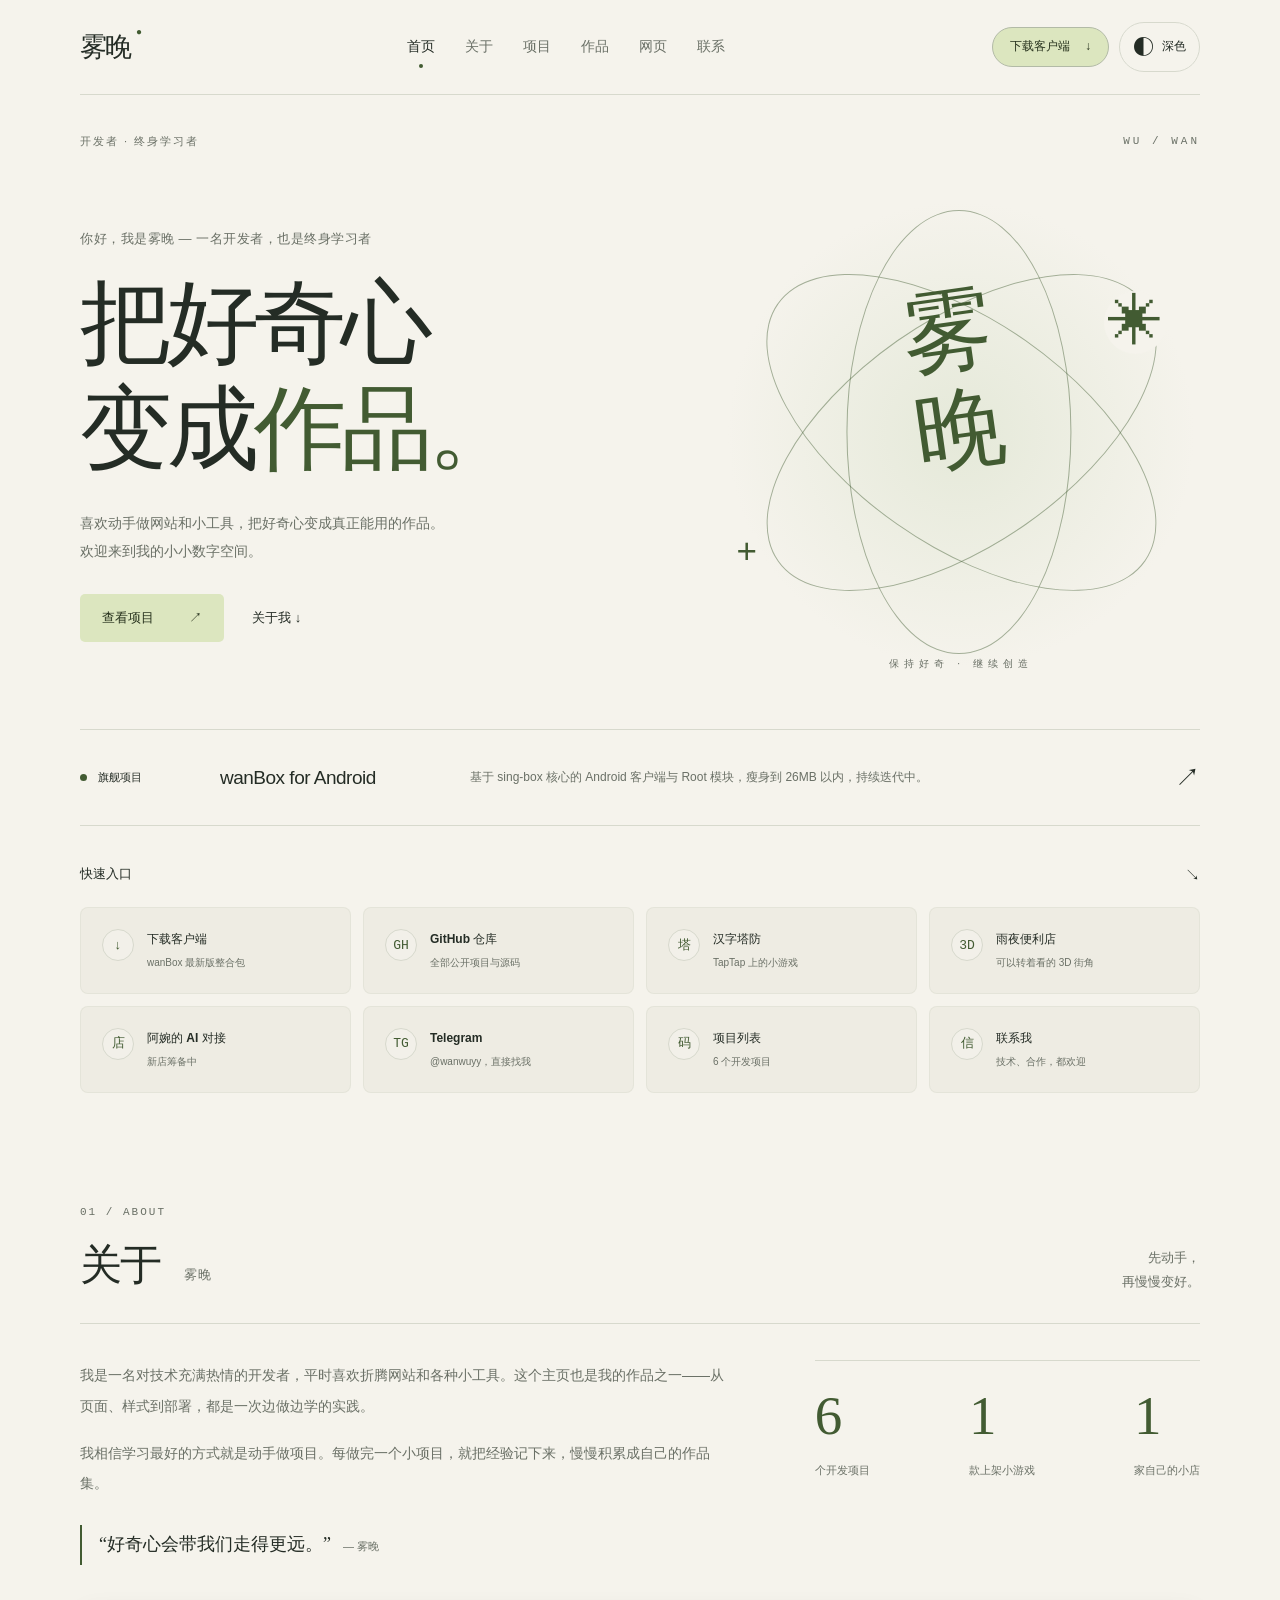
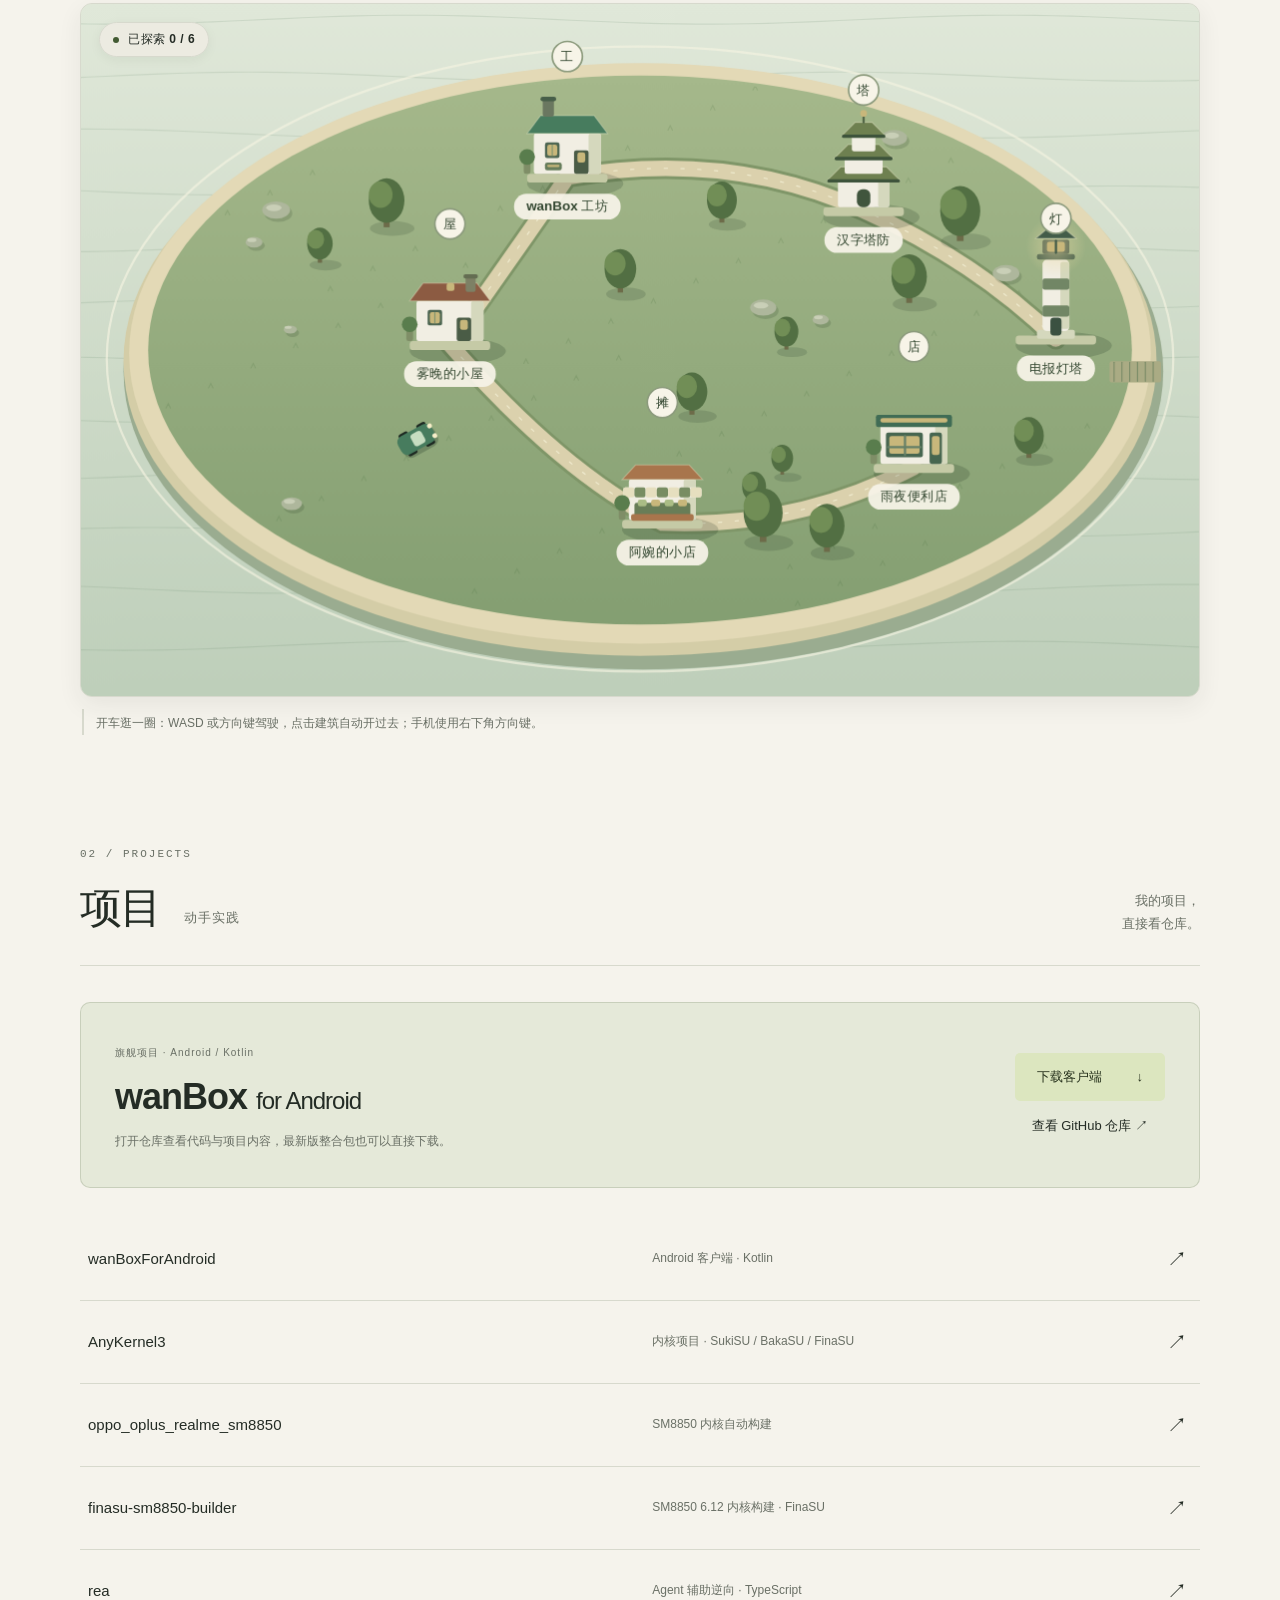
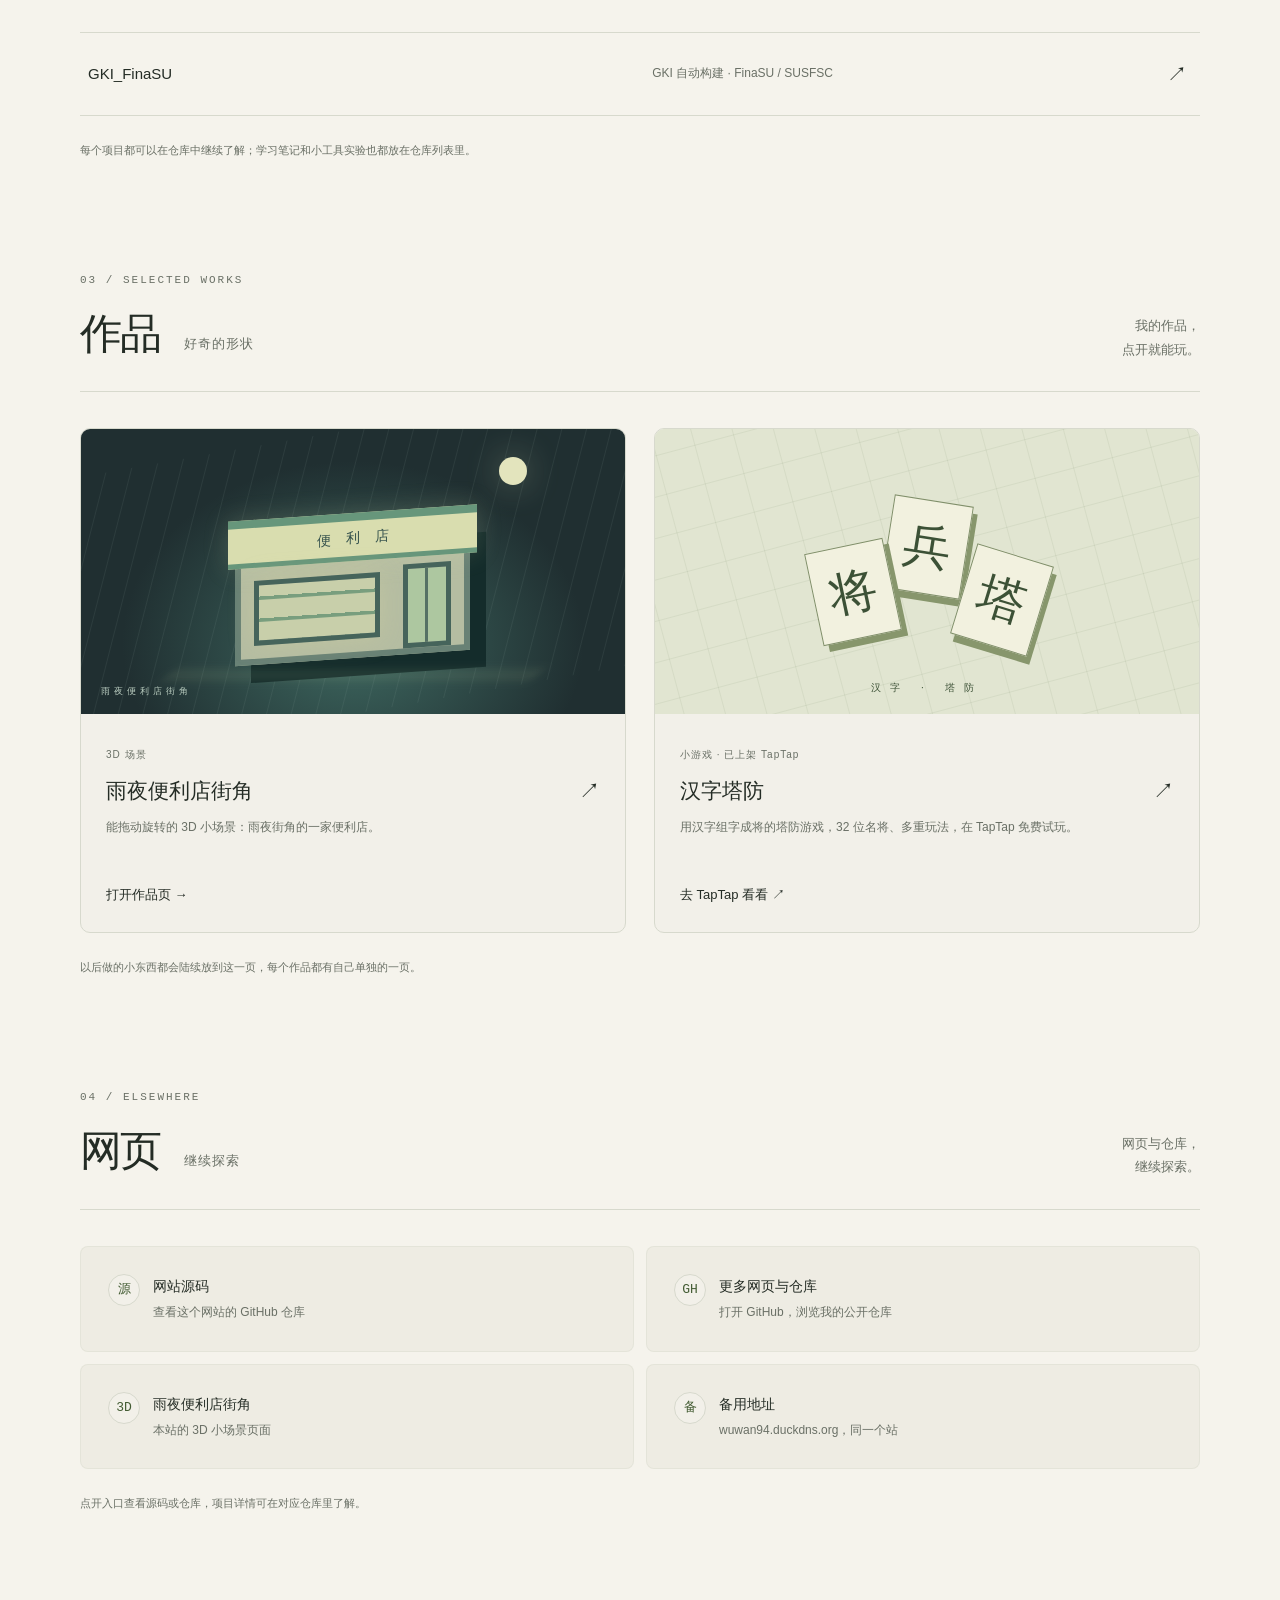
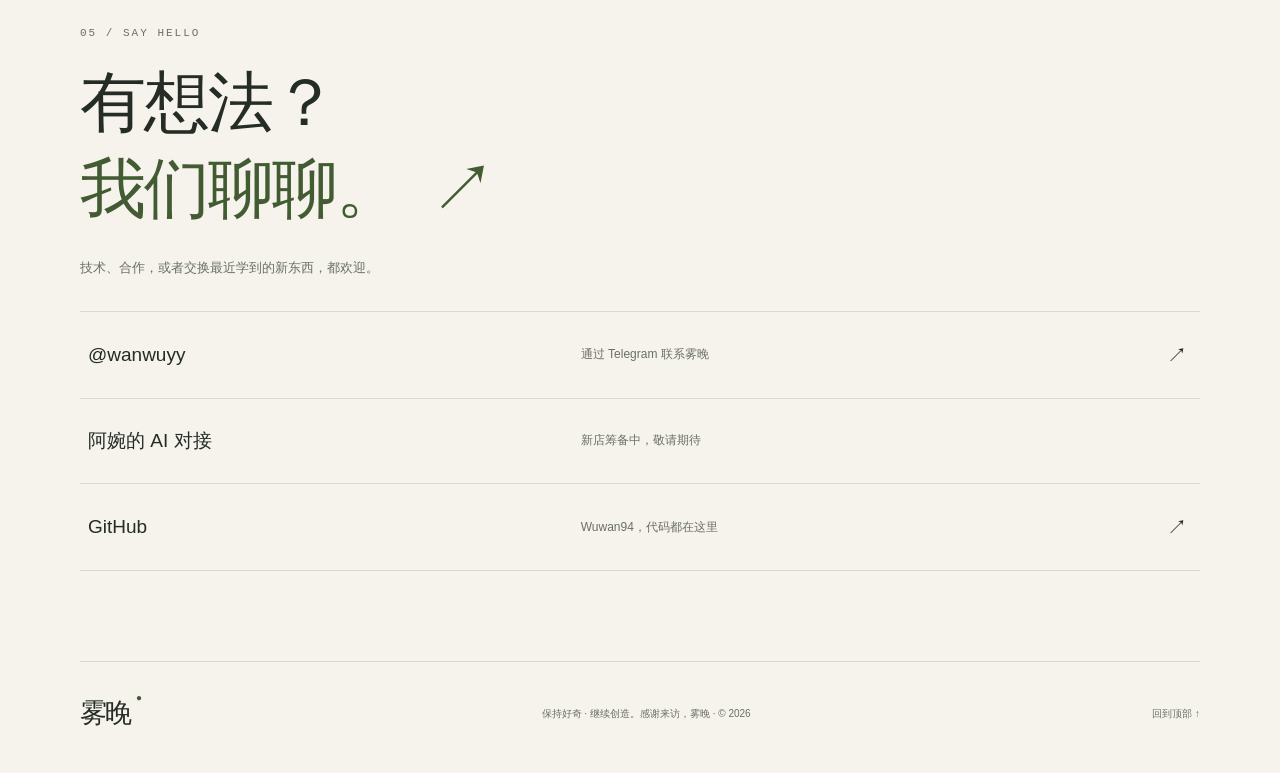
<file: projects.html>
<!doctype html>
<html lang="zh-CN"><head><meta charset="utf-8"><meta name="viewport" content="width=device-width,initial-scale=1"><meta http-equiv="refresh" content="0;url=./index.html#projects"><title>项目 — 雾晚</title><script>location.replace('./index.html#projects');</script></head><body><p>正在打开项目页面…… <a href="./index.html#projects">继续</a></p></body></html>
</file>
<file: assets/style.css>
:root{--bg:#f5f3ec;--surface:#eeece3;--ink:#242c25;--muted:#6a7066;--line:#d7d9cd;--accent:#425b32;--accent-soft:#e5e9d9;--button:#dce6bf;--white:#f5f3ec;color-scheme:light;font-family:-apple-system,BlinkMacSystemFont,"Segoe UI","PingFang SC","Hiragino Sans GB","Microsoft YaHei",sans-serif;font-synthesis:none}
:root[data-theme=dark]{--bg:#171d19;--surface:#202822;--ink:#ebece1;--muted:#acb4a8;--line:#3b463c;--accent:#c0d5a0;--accent-soft:#2b3927;--button:#c6d8a6;--white:#171d19;color-scheme:dark}
*{box-sizing:border-box}html{scroll-behavior:smooth;scroll-padding-top:110px}body{margin:0;background:var(--bg);color:var(--ink);font-size:15px;line-height:1.8;transition:background .2s,color .2s}a{color:inherit;text-decoration:none}button{font:inherit;cursor:pointer}button,a{-webkit-tap-highlight-color:transparent}button:focus-visible,a:focus-visible{outline:3px solid var(--accent);outline-offset:5px}::selection{background:var(--button);color:#242c25}[hidden]{display:none!important}h1,h2,h3,p{margin:0}h1,h2,h3{line-height:1.3}a,button{touch-action:manipulation}.skip-link{position:fixed;top:-80px;left:20px;z-index:100;background:var(--ink);color:var(--bg);padding:12px}.skip-link:focus{top:10px}.topbar{width:min(1120px,88%);margin:auto;position:sticky;top:0;z-index:10;display:flex;align-items:center;justify-content:space-between;gap:25px;padding:22px 0;background:var(--bg);border-bottom:1px solid var(--line)}.logo{font-family:Georgia,"Songti SC","STSong",serif;font-size:27px;font-weight:800;letter-spacing:-2px;white-space:nowrap}.logo span{font-size:10px;vertical-align:top;margin-left:6px;color:var(--accent)}.topbar nav{display:flex;gap:30px;font-size:14px}.topbar nav a{position:relative;color:var(--muted);padding:5px 0}.topbar nav a:hover,.topbar nav a[aria-current]{color:var(--ink)}.topbar nav a[aria-current]:after{content:"";position:absolute;height:4px;width:4px;border-radius:50%;bottom:-4px;left:calc(50% - 2px);background:var(--accent)}.theme-toggle{display:flex;align-items:center;gap:8px;border:1px solid var(--line);border-radius:50px;background:transparent;color:var(--ink);padding:5px 13px;font-size:12px}.theme-toggle>span:first-child{font-size:21px}main,footer{width:min(1120px,88%);margin:auto}.home{padding-top:37px}.hero-top{display:flex;justify-content:space-between;font-size:11px;letter-spacing:2px;color:var(--muted)}.small-mark{font-family:monospace;letter-spacing:3px}.hero-layout{display:grid;grid-template-columns:1.25fr 1fr;align-items:center;min-height:540px;gap:45px;padding:44px 0 56px}.eyebrow{font-size:11px;letter-spacing:1.5px;color:var(--muted);margin-bottom:20px}.hero-copy>.eyebrow{letter-spacing:.5px;font-size:13px}h1{font-size:clamp(60px,7.2vw,92px);font-weight:650;letter-spacing:-5px;line-height:1.15}.serif{font-family:"Songti SC","STSong",Georgia,serif;font-weight:500;color:var(--accent)}.title-dot{color:var(--accent)}.hero-sub{color:var(--muted);line-height:2;margin:26px 0 29px;font-size:14px}.button{display:inline-flex;align-items:center;justify-content:center;gap:35px;min-height:48px;padding:11px 22px;border:0;border-radius:5px;font-size:13px;font-weight:600;transition:transform .2s,background .2s}.primary{background:var(--button);color:#28331e}.button:hover{transform:translateY(-3px);background:#c8daa4}.text-link{font-size:13px}.hero-copy>.text-link{margin-left:28px}.orbit-art{aspect-ratio:1;position:relative;border-radius:50%;background:radial-gradient(ellipse at center,var(--accent-soft),transparent 69%);isolation:isolate}.orbit{position:absolute;width:94%;height:47%;border:1px solid var(--accent);opacity:.45;border-radius:50%;left:3%;top:26%;transform:rotate(-35deg)}.orbit-two{transform:rotate(35deg)}.orbit-three{transform:rotate(90deg);width:93%}.art-core{position:absolute;inset:18% 30%;font-family:"Songti SC","STSong",serif;font-size:clamp(55px,7vw,91px);line-height:1.1;font-weight:800;text-align:center;transform:rotate(-8deg);color:var(--accent)}.art-core span{padding-left:0}.orbit-spark{position:absolute;color:var(--accent);font-size:55px;line-height:1}.spark-one{right:7%;top:20%;background:var(--bg);border-radius:50%;padding:4px}.spark-two{left:3%;bottom:22%;font-size:35px;background:var(--bg)}.art-caption{position:absolute;bottom:0;left:0;right:0;text-align:center;font-size:10px;letter-spacing:5px;color:var(--muted)}.feature-strip{display:grid;grid-template-columns:120px 230px 1fr 25px;gap:20px;align-items:center;border-top:1px solid var(--line);border-bottom:1px solid var(--line);padding:25px 0}.feature-label{font-size:11px;white-space:nowrap}.feature-label i{display:inline-block;width:7px;height:7px;background:var(--accent);border-radius:50%;margin-right:8px}.feature-strip strong{font-weight:500;font-size:19px;letter-spacing:-.5px}.feature-strip>span:nth-of-type(2){font-size:12px;color:var(--muted);line-height:1.9}.feature-strip b{font-size:25px;font-weight:400}.quick-head{display:flex;align-items:center;justify-content:space-between;margin:35px 0 19px}.quick-head h2{font-size:13px;font-weight:500}.wall{display:grid;grid-template-columns:repeat(4,minmax(0,1fr));gap:12px}.tool{position:relative;background:var(--surface);padding:21px;display:grid;grid-template-columns:32px 1fr;column-gap:13px;border:1px solid transparent;border-radius:5px;transition:border-color .2s,transform .2s}.tool:hover{border-color:var(--accent);transform:translateY(-3px)}.tool-ic{grid-row:span 2;font-family:monospace;font-size:13px;display:grid;place-items:center;align-self:start;border:1px solid var(--line);border-radius:50%;height:32px}.tool-name{font-size:12px;font-weight:600}.tool-desc{font-size:10px;color:var(--muted);margin-top:3px}.section{padding-top:110px}.section-head{display:flex;justify-content:space-between;align-items:end;border-bottom:1px solid var(--line);padding-bottom:30px;margin-bottom:36px}.section-head .eyebrow{margin-bottom:16px;font-family:monospace;font-size:11px;letter-spacing:2px}.section-head h2{font-size:42px;font-weight:550;letter-spacing:-2px}.section-head h2>span{font-size:13px;font-weight:400;color:var(--muted);letter-spacing:1px;margin-left:24px}.section-head>p{text-align:right;color:var(--muted);font-size:13px}.about-layout{display:grid;grid-template-columns:1.7fr 1fr;gap:80px;align-items:start}.prose{font-size:14px;line-height:2.2;color:var(--muted)}.prose p+p{margin-top:16px}blockquote{margin:26px 0 0;padding-left:17px;border-left:2px solid var(--accent);font-size:18px;font-family:"Songti SC","STSong",serif;color:var(--ink)}cite{font:11px sans-serif;margin-left:12px;color:var(--muted)}.fact-row{display:flex;justify-content:space-between;gap:12px;padding-top:15px}.fact{display:flex;flex-direction:column}.fact-num{font-family:Georgia,serif;font-size:55px;line-height:1.2;color:var(--accent)}.fact-label{font-size:11px;color:var(--muted);margin-top:12px}.story-heading{display:flex;gap:13px;align-items:center;margin:48px 0 22px;font-size:12px}.mini-island{display:grid;place-items:center;width:34px;height:34px;border:1px solid var(--line);border-radius:50%;font-size:24px}.story-heading>span:last-child{margin-left:auto;font-family:monospace;color:var(--muted)}.stories{display:grid;grid-template-columns:repeat(3,minmax(0,1fr));border-top:1px solid var(--line);border-left:1px solid var(--line)}.story{padding:27px;display:flex;flex-direction:column;align-items:start;border-right:1px solid var(--line);border-bottom:1px solid var(--line)}.story-index{font:11px monospace;color:var(--accent);margin-bottom:24px}.story h3{font-size:18px;font-weight:550;margin-bottom:14px}.story p{font-size:12px;line-height:2;color:var(--muted);margin-bottom:20px}.story a{font-size:12px;color:var(--accent);margin-top:auto}.project-feature{padding:34px;background:var(--accent-soft);display:flex;justify-content:space-between;gap:30px;align-items:center;border-radius:6px;margin-bottom:30px}.tag{font-size:10px;letter-spacing:1px;color:var(--muted)}.project-feature h3{font-size:36px;font-weight:550;letter-spacing:-1px;margin:10px 0}.project-feature h3 span{font-weight:400;font-size:24px}.project-feature p{font-size:12px;color:var(--muted)}.project-actions{display:flex;flex-direction:column;align-items:center;gap:13px;flex-shrink:0}.repo-list{list-style:none;padding:0;margin:0}.repo-list li{border-bottom:1px solid var(--line)}.repo-list a{display:grid;grid-template-columns:1.1fr 1fr 25px;gap:20px;align-items:center;padding:23px 8px;transition:background .2s}.repo-list a:hover,.contact-row:hover{background:var(--surface)}.repo-name{font-size:15px;overflow-wrap:anywhere}.repo-desc{font-size:12px;color:var(--muted)}.repo-arrow{font-size:20px;font-weight:400}.note-line{font-size:11px;color:var(--muted);margin-top:23px;line-height:2}.works-grid{display:grid;grid-template-columns:1fr 1fr;gap:28px}.work-card{border:1px solid var(--line);border-radius:6px;overflow:hidden;transition:transform .2s}.work-card:hover{transform:translateY(-4px)}.work-art{height:285px;position:relative;overflow:hidden}.work-body{padding:25px}.work-body h3{display:flex;justify-content:space-between;font-size:21px;font-weight:500;margin:11px 0}.work-body p{font-size:12px;line-height:2;color:var(--muted);min-height:48px}.work-body .text-link{display:inline-block;margin-top:20px}.konbini-art{background:#202f31;background-image:radial-gradient(ellipse at 50% 75%,#3e6860,transparent 60%)}.rain{position:absolute;inset:0;background:repeating-linear-gradient(105deg,transparent 0,transparent 23px,#a2b9b118 24px,transparent 25px);transform:skewY(-10deg)}.moon{position:absolute;right:18%;top:28px;width:28px;height:28px;border-radius:50%;background:#e3e4bd;box-shadow:0 0 35px #d5e3ba55}.shop-scene{position:absolute;width:235px;height:135px;bottom:56px;left:calc(50% - 118px);background:#b5bda2;border:6px solid #688175;transform:skewY(-4deg);box-shadow:16px 18px 0 #142c2b}.shop-sign{position:absolute;top:-16px;left:-13px;right:-13px;background:#d9ddaf;color:#34514c;border-top:8px solid #67967b;border-bottom:5px solid #67967b;text-align:center;font-size:14px;letter-spacing:15px;padding-left:15px;line-height:35px;box-shadow:0 0 25px #e5e6b22b}.shop-window{position:absolute;left:13px;bottom:13px;width:126px;height:65px;border:5px solid #46645b;background:repeating-linear-gradient(0deg,#c8cfaa 0,#c8cfaa 18px,#799e7e 19px,#799e7e 22px);box-shadow:0 0 25px #e1da9f44}.shop-door{position:absolute;right:13px;bottom:0;width:48px;height:84px;border:5px solid #46645b;background:linear-gradient(90deg,#adc7a0 45%,#557164 46%,#557164 52%,#adc7a0 53%)}.pavement{position:absolute;left:16%;right:16%;bottom:34px;height:10px;background:#b3c49722;filter:blur(5px);transform:skewX(-45deg)}.scene-label{position:absolute;bottom:15px;left:20px;color:#bacdc0;font-size:9px;letter-spacing:4px}.tower-art{background:#e1e5d1;display:flex;align-items:center;justify-content:center;color:#3c5136}.game-grid{position:absolute;inset:-80px;background-image:linear-gradient(#526b3e15 1px,transparent 1px),linear-gradient(90deg,#526b3e15 1px,transparent 1px);background-size:40px 40px;transform:rotate(-15deg)}.han{font-family:"Songti SC","STSong",serif;font-weight:700;width:80px;height:94px;display:grid;place-items:center;font-size:48px;background:#f2f1df;border:1px solid #81906b;box-shadow:5px 7px 0 #87966c;position:relative}.han-one{transform:rotate(-12deg);top:20px;z-index:1}.han-two{transform:rotate(9deg);top:-25px;margin-left:-6px}.han-three{transform:rotate(17deg);top:28px;margin-left:-5px}.game-caption{position:absolute;bottom:17px;font-size:10px;letter-spacing:9px}.wall-2{grid-template-columns:repeat(2,minmax(0,1fr))}.wall-2 .tool{padding:27px}.wall-2 .tool-name{font-size:14px}.wall-2 .tool-desc{font-size:12px}.contact-section{padding-bottom:90px}.contact-section .section-head{border-bottom:0;margin-bottom:0;padding-bottom:20px}.contact-section h2{font-size:66px}.section-head h2>.contact-title-line{font-size:66px;color:var(--accent);font-weight:550;letter-spacing:-2px;margin-left:0}.contact-title-line>span{display:inline-block;margin-left:30px}.prose-lead{font-size:13px;color:var(--muted);margin:4px 0 32px}.contact-list{border-top:1px solid var(--line)}.contact-row{display:grid;grid-template-columns:1fr 1.2fr 25px;gap:25px;padding:25px 8px;border-bottom:1px solid var(--line);align-items:center}.contact-name{font-size:19px}.contact-desc{font-size:12px;color:var(--muted)}footer{border-top:1px solid var(--line);display:flex;align-items:center;justify-content:space-between;gap:25px;padding:27px 0 35px}footer p,footer>a:last-child{font-size:10px;color:var(--muted)}.geo-gate{position:fixed;inset:0;z-index:50;display:grid;place-items:center;background:var(--bg);padding:25px;overflow:auto}.gate-box{max-width:530px}.gate-symbol{font-size:70px;color:var(--accent)}.gate-box h2{font-size:32px;margin:20px 0}.gate-box>p:not(.eyebrow){color:var(--muted);margin:20px 0 30px;font-size:14px}body.gate-open{overflow:hidden}
@media(min-width:1500px){.hero-layout{min-height:600px}}@media(max-width:1000px){.feature-strip{grid-template-columns:100px 1fr 24px}.feature-strip>span:nth-of-type(2){grid-column:2;grid-row:2}.feature-strip b{grid-column:3;grid-row:1 / 3}.wall{grid-template-columns:repeat(2,minmax(0,1fr))}.hero-layout{gap:15px;min-height:480px}h1{font-size:72px}.about-layout{gap:35px}.story{padding:22px}.topbar nav{gap:23px}}
@media(max-width:700px){html{scroll-padding-top:125px}.topbar{flex-wrap:wrap;padding:13px 0 9px;gap:10px}.logo{font-size:25px}.topbar nav{order:3;width:100%;justify-content:space-between;gap:5px;font-size:12px;padding:3px 0 5px}.theme-toggle{padding:2px 11px}.home{padding-top:25px}.hero-top{font-size:9px;letter-spacing:1px}.hero-layout{position:relative;display:block;padding:45px 0;min-height:0}.hero-copy{position:relative;z-index:1}.hero-copy>.eyebrow{font-size:10px;max-width:240px}.hero-copy h1{font-size:65px;letter-spacing:-4px}.hero-sub{font-size:12px;margin:22px 0 25px}.orbit-art{position:absolute;width:175px;right:-5%;top:20px;opacity:.22;z-index:0}.art-core{font-size:43px}.spark-one{font-size:28px}.spark-two{font-size:20px}.art-caption{display:none}.feature-strip{padding:21px 0;gap:8px 16px;grid-template-columns:80px 1fr 20px}.feature-strip strong{font-size:16px}.feature-strip>span:nth-of-type(2){font-size:10px}.feature-label{font-size:10px}.quick-head{margin-top:28px}.wall{gap:9px}.tool{padding:15px 11px;column-gap:8px;grid-template-columns:27px 1fr}.tool-ic{height:27px;font-size:10px}.tool-name{font-size:11px}.tool-desc{font-size:9px}.section{padding-top:75px}.section-head{padding-bottom:24px;margin-bottom:27px}.section-head h2{font-size:33px}.section-head h2>span{display:block;margin:8px 0 0;font-size:10px}.section-head>p{font-size:11px}.section-head .eyebrow{font-size:9px}.about-layout{display:block}.prose{font-size:13px}blockquote{font-size:17px}.fact-row{justify-content:start;gap:48px;padding-top:32px}.fact-num{font-size:44px}.fact-label{font-size:10px;margin-top:4px}.story-heading{margin-top:35px;font-size:11px;gap:9px}.stories{grid-template-columns:repeat(2,minmax(0,1fr))}.story{padding:20px 15px}.story h3{font-size:15px}.story-index{margin-bottom:18px}.story p{font-size:11px}.story a{font-size:10px}.project-feature{padding:24px;display:block}.project-feature h3{font-size:30px}.project-feature h3 span{font-size:20px}.project-feature p{font-size:11px}.project-actions{align-items:start;margin-top:22px;gap:14px}.repo-list a{grid-template-columns:1fr 20px;gap:5px;padding:18px 0}.repo-name{font-size:13px}.repo-desc{grid-column:1;font-size:10px}.repo-arrow{grid-column:2;grid-row:1 / 3}.note-line{font-size:10px}.works-grid{grid-template-columns:1fr;gap:24px}.work-art{height:250px}.work-body{padding:22px}.work-body p{min-height:0}.work-body h3{font-size:20px}.wall-2{grid-template-columns:1fr}.wall-2 .tool{padding:22px;grid-template-columns:32px 1fr;gap:0 14px}.wall-2 .tool-ic{height:32px}.wall-2 .tool-name{font-size:13px}.wall-2 .tool-desc{font-size:11px}.contact-section h2,.section-head h2>.contact-title-line{font-size:49px}.contact-row{grid-template-columns:1fr 20px;gap:5px;padding:20px 0}.contact-name{font-size:17px}.contact-desc{grid-column:1;font-size:11px}.contact-section{padding-bottom:60px}footer{flex-wrap:wrap;gap:15px}footer p{order:3;width:100%;font-size:9px}footer>a:last-child{margin-left:auto}.gate-box h2{font-size:26px}}

/* Drivable island in the about section. Canvas colors follow the current theme. */
.island-wrap{margin-top:38px}.island-stage{position:relative;overflow:hidden;border:1px solid var(--line);border-radius:6px;background:var(--accent-soft);box-shadow:0 12px 30px color-mix(in srgb,var(--ink) 10%,transparent)}.island-stage canvas{display:block;width:100%;height:100%}.island-hud{position:absolute;top:14px;left:14px;padding:6px 13px;border:1px solid var(--line);border-radius:999px;background:color-mix(in srgb,var(--surface) 90%,transparent);color:var(--ink);font-size:12px;font-weight:600;backdrop-filter:blur(6px)}.island-card{position:absolute;left:14px;right:14px;bottom:14px;padding:17px 20px;border:1px solid var(--line);border-radius:5px;background:color-mix(in srgb,var(--surface) 94%,transparent);backdrop-filter:blur(8px)}.island-card h3{margin:0 28px 5px 0;font-size:19px}.island-card p{margin:0 0 8px;color:var(--muted);font-size:12px;line-height:1.8}.island-card-link{color:var(--accent);font-size:12px;font-weight:600}.island-card-close{position:absolute;top:7px;right:10px;border:0;background:none;color:var(--muted);font-size:22px;line-height:1;padding:5px}.island-pad{position:absolute;right:12px;bottom:12px;display:none;grid-template-columns:repeat(3,42px);gap:6px}.island-pad button{width:42px;height:42px;padding:0;border:1px solid var(--line);border-radius:50%;background:color-mix(in srgb,var(--surface) 86%,transparent);color:var(--ink);font-size:14px;backdrop-filter:blur(6px)}.island-pad button:nth-child(1){grid-column:1;grid-row:2}.island-pad button:nth-child(2){grid-column:2;grid-row:1}.island-pad button:nth-child(3){grid-column:2;grid-row:2}.island-pad button:nth-child(4){grid-column:3;grid-row:2}.island-hint{margin:12px 2px 0;color:var(--muted);font-size:12px}@media(pointer:coarse){.island-pad{display:grid}}@media(max-width:700px){.island-wrap{margin-top:28px}.island-card{left:9px;right:9px;bottom:9px;padding:14px 15px}.island-card h3{font-size:17px}.island-card p{font-size:11px}.island-hint{font-size:10px}}
/* Finishing details stay within the cream and forest palette. */
.top-actions{display:flex;align-items:center;gap:10px;flex-shrink:0}
.download-pill{display:inline-flex;align-items:center;justify-content:center;gap:15px;min-height:40px;padding:7px 17px;border:1px solid color-mix(in srgb,var(--accent) 25%,var(--line));border-radius:999px;background:var(--button);color:#28331e;font-size:12px;font-weight:600;white-space:nowrap;transition:background .2s,box-shadow .2s,transform .2s}
.download-pill:hover{background:#c8daa4;box-shadow:0 4px 12px color-mix(in srgb,var(--accent) 12%,transparent);transform:translateY(-2px)}
.theme-toggle{min-height:40px;transition:background .2s,border-color .2s}
.theme-toggle:hover{background:var(--accent-soft);border-color:var(--accent)}
.topbar{background:color-mix(in srgb,var(--bg) 94%,transparent);backdrop-filter:blur(14px)}
.topbar nav a{transition:color .2s}
.feature-strip{transition:background .2s}
.feature-strip:hover{background:color-mix(in srgb,var(--accent-soft) 42%,transparent)}
.feature-strip b,.repo-arrow,.work-body h3>span,.button>span,.download-pill>span{transition:transform .2s}
.feature-strip:hover b,.repo-list a:hover .repo-arrow,.contact-row:hover .repo-arrow,.work-card:hover h3>span{transform:translate(2px,-2px)}
.button:hover>span,.download-pill:hover>span{transform:translateY(2px)}
.tool{border-color:color-mix(in srgb,var(--line) 45%,transparent);border-radius:8px;transition:border-color .2s,transform .2s,box-shadow .2s}
.tool:hover{box-shadow:0 8px 20px color-mix(in srgb,var(--ink) 5%,transparent)}
.tool-ic{background:color-mix(in srgb,var(--bg) 60%,transparent);color:var(--accent)}
.fact-row{border-top:1px solid var(--line);padding-top:22px}
.project-feature{border:1px solid color-mix(in srgb,var(--accent) 18%,transparent);border-radius:10px}
.work-card{background:color-mix(in srgb,var(--surface) 36%,var(--bg));border-radius:10px;transition:transform .2s,box-shadow .2s}
.work-card:hover{box-shadow:0 12px 28px color-mix(in srgb,var(--ink) 7%,transparent)}
.contact-row{transition:background .2s}
.island-stage{aspect-ratio:50/31;border-radius:12px;box-shadow:0 8px 24px color-mix(in srgb,var(--ink) 7%,transparent)}
.island-stage canvas{cursor:crosshair}
.island-hud{top:18px;left:18px;letter-spacing:.5px;box-shadow:0 3px 12px #15271b0d}
.island-hud:before{content:"";display:inline-block;width:6px;height:6px;border-radius:50%;background:var(--accent);margin-right:9px;vertical-align:middle}
.island-card{left:18px;right:auto;bottom:18px;width:min(440px,calc(100% - 36px));padding:21px 23px;border-radius:10px;box-shadow:0 6px 24px #15271b18;animation:card-arrive .22s ease-out}
.island-card h3{font-family:"Songti SC","STSong",serif;color:var(--accent);margin-bottom:9px}
.island-card-link{display:inline-block;border-bottom:1px solid color-mix(in srgb,var(--accent) 35%,transparent);transition:border-color .2s}
.island-card-link:hover{border-color:var(--accent)}
.island-card-close{border-radius:50%;transition:background .2s,color .2s}
.island-card-close:hover{background:var(--accent-soft);color:var(--ink)}
.island-pad button{touch-action:none;transition:background .15s,transform .15s}
.island-pad button:active{background:var(--button);color:#28331e;transform:scale(.93)}
.island-hint{padding:3px 0 0 12px;border-left:2px solid var(--line);line-height:1.9}
@keyframes card-arrive{from{opacity:0;transform:translateY(5px)}to{opacity:1;transform:translateY(0)}}
@media(max-width:1000px) and (min-width:701px){.topbar{gap:18px}.topbar nav{gap:16px}.top-actions{gap:7px}.download-pill{padding-inline:13px;gap:8px}}
@media(max-width:700px){.top-actions{gap:8px}.download-pill{min-height:36px;padding:5px 12px;gap:9px;font-size:11px}.theme-toggle{min-height:36px}.fact-row{margin-top:27px;padding-top:22px}.island-hud{top:10px;left:10px;padding:4px 10px;font-size:10px}.island-card{left:9px;bottom:9px;width:calc(100% - 18px);padding:14px 16px}.island-stage{border-radius:9px}}
@media(pointer:coarse){
  .island-stage{display:grid;aspect-ratio:auto}
  .island-stage canvas{grid-area:1 / 1;aspect-ratio:50/31;height:auto}
  .island-pad{grid-area:1 / 1;position:relative;right:auto;bottom:auto;justify-self:end;align-self:end;margin:12px}
  .island-card{grid-area:2 / 1;position:relative;left:auto;right:auto;bottom:auto;width:auto;margin:0 9px 9px;max-height:none}
}
@media(prefers-reduced-motion:reduce){html{scroll-behavior:auto}*,*:before,*:after{transition:none!important;animation:none!important}}
</file>
